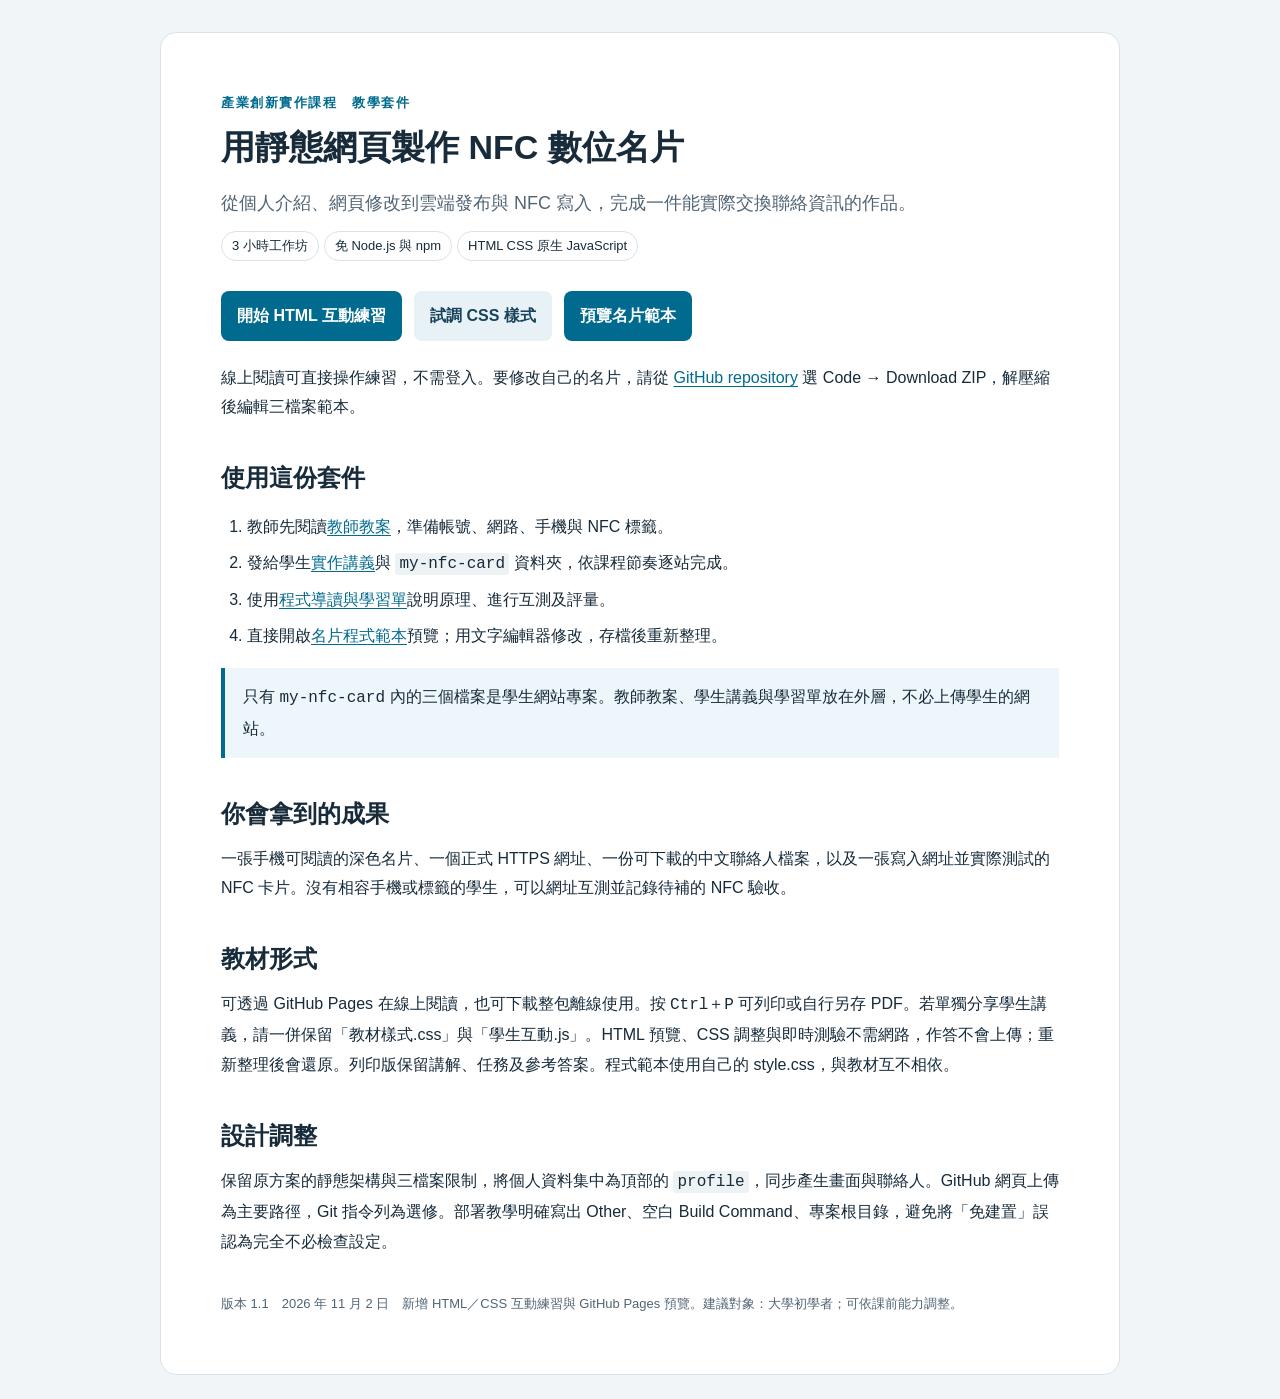
<file: index.html>
<!doctype html>
<html lang="zh-TW"><head><meta charset="utf-8"><meta name="viewport" content="width=device-width,initial-scale=1"><meta http-equiv="refresh" content="0; url=開始閱讀.html"><title>NFC 數位名片教材入口</title></head><body><p>前往 <a href="開始閱讀.html">NFC 數位名片教學套件</a>。</p></body></html>
</file>
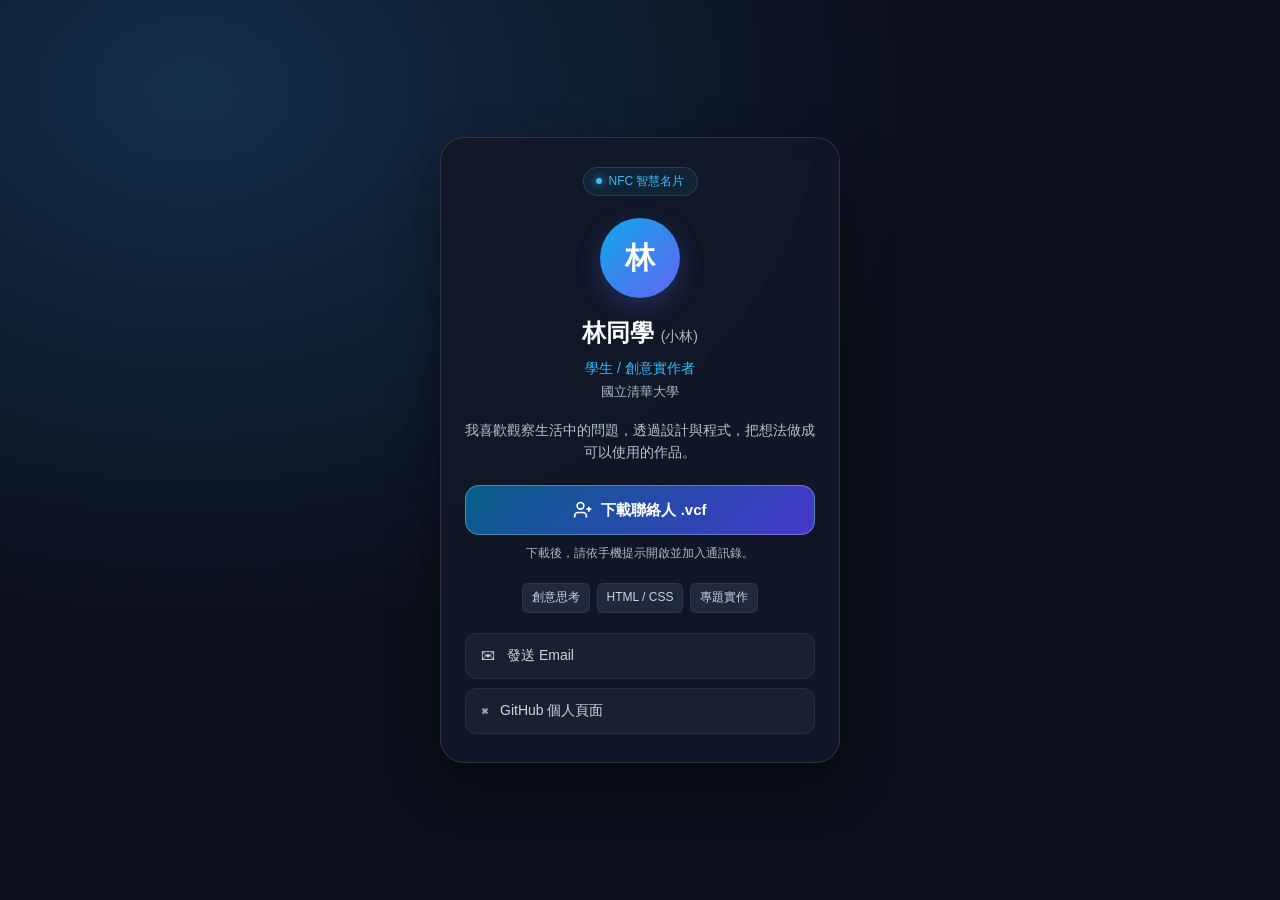
<file: my-nfc-card/index.html>
<!DOCTYPE html>
<html lang="zh-TW">
<head>
  <meta charset="UTF-8">
  <meta name="viewport" content="width=device-width, initial-scale=1">
  <meta name="theme-color" content="#0b0f19">
  <title>我的 NFC 數位名片</title>
  <link rel="stylesheet" href="style.css">
  <script>
    // ===== 學生編輯區：只修改冒號後的值，保留引號、逗號與括號 =====
    const profile = {
      familyName: "林",                 // 姓
      givenName: "同學",                // 名；畫面自動顯示「姓＋名」
      nickname: "小林",                 // 不需要暱稱可改為 ""
      avatar: "林",                     // 頭像內的一個字或縮寫
      title: "學生 / 創意實作者",
      org: "國立清華大學",
      bio: "我喜歡觀察生活中的問題，透過設計與程式，把想法做成可以使用的作品。",
      phone: "",                        // 選填，例如 +886912345678；空白會隱藏電話
      email: "student@example.com",     // 範例信箱，請替換成願意公開的聯絡信箱
      github: "https://github.com/",     // 改成自己的 GitHub 網址；空白會隱藏
      skills: ["創意思考", "HTML / CSS", "專題實作"],
      website: ""                       // 部署後填正式 HTTPS 網址；本機測試先留空
    };
    // ===== 學生編輯區結束；下方程式供課堂導讀 =====
  </script>
</head>
<body>
  <main class="card" aria-labelledby="displayName">
    <div class="card-badge"><span class="pulse-dot" aria-hidden="true"></span>NFC 智慧名片</div>
    <div class="avatar" id="avatarText" aria-hidden="true"></div>
    <h1><span id="displayName"></span> <span class="nickname" id="nickname"></span></h1>
    <p class="title" id="jobTitle"></p>
    <p class="org" id="organization"></p>
    <p class="bio" id="biography"></p>
    <button type="button" class="btn-vcard" id="saveContact">
      <svg width="20" height="20" viewBox="0 0 24 24" fill="none" stroke="currentColor" stroke-width="2" aria-hidden="true">
        <path d="M16 21v-2a4 4 0 0 0-4-4H6a4 4 0 0 0-4 4v2"></path>
        <circle cx="9" cy="7" r="4"></circle><path d="M19 8v6m-3-3h6"></path>
      </svg>
      下載聯絡人 .vcf
    </button>
    <p class="hint">下載後，請依手機提示開啟並加入通訊錄。</p>
    <ul class="skills" id="skills" aria-label="技能"></ul>
    <nav class="links" aria-label="聯絡方式">
      <a class="link-item" id="phoneLink"><span aria-hidden="true">↗</span> 撥打電話</a>
      <a class="link-item" id="emailLink"><span aria-hidden="true">✉</span> 發送 Email</a>
      <a class="link-item" id="githubLink" target="_blank" rel="noopener noreferrer"><span aria-hidden="true">⌘</span> GitHub 個人頁面</a>
    </nav>
    <p class="status" id="status" role="status" aria-live="polite"></p>
    <noscript>請啟用 JavaScript，以顯示個人資料與下載聯絡人。</noscript>
  </main>
  <script>
    const fullName = profile.familyName + profile.givenName;
    const byId = (id) => document.getElementById(id);
    document.title = fullName + "｜NFC 數位名片";
    byId("displayName").textContent = fullName;
    byId("nickname").textContent = profile.nickname ? `(${profile.nickname})` : "";
    byId("avatarText").textContent = profile.avatar;
    byId("jobTitle").textContent = profile.title;
    byId("organization").textContent = profile.org;
    byId("biography").textContent = profile.bio;
    profile.skills.forEach((skill) => {
      const tag = document.createElement("li");
      tag.className = "tag";
      tag.textContent = skill;
      byId("skills").appendChild(tag);
    });

    function httpsURL(value) {
      try {
        const url = new URL(value);
        return url.protocol === "https:" && !url.username && !url.password ? url.href : "";
      } catch { return ""; }
    }
    function setLink(id, href) {
      const link = byId(id);
      link.hidden = !href;
      if (href) link.href = href;
    }
    // 電話只使用數字與開頭的 +；Email 去除換行，避免破壞檔案欄位。
    const phone = profile.phone.trim();
    const email = profile.email.trim();
    const validPhone = /^\+?[0-9]{6,15}$/.test(phone) ? phone : "";
    const validEmail = /^[^\s@,;:]+@[^\s@,;:]+\.[^\s@,;:]+$/.test(email) ? email : "";
    setLink("phoneLink", validPhone ? "tel:" + validPhone : "");
    setLink("emailLink", validEmail ? "mailto:" + encodeURIComponent(validEmail) : "");
    setLink("githubLink", httpsURL(profile.github));
    const invalidFields = [];
    if (phone && !validPhone) invalidFields.push("電話");
    if (email && !validEmail) invalidFields.push("Email");
    if (profile.github && !httpsURL(profile.github)) invalidFields.push("GitHub 網址");
    if (profile.website && !httpsURL(profile.website)) invalidFields.push("正式網址");
    if (invalidFields.length) byId("status").textContent = "請檢查編輯區格式：" + invalidFields.join("、");

    // vCard 文字值：先處理反斜線，再處理換行、分號和逗號。
    function escapeVCard(value) {
      return String(value).replace(/\\/g, "\\\\").replace(/\r\n|\r|\n/g, "\\n")
        .replace(/;/g, "\\;").replace(/,/g, "\\,");
    }
    // 進階閱讀：以 UTF-8 位元組計算，每行最多 75 bytes，避免切斷中文字。
    function foldVCardLine(line) {
      const encoder = new TextEncoder();
      let result = "", segment = "", bytes = 0;
      for (const char of line) {
        const size = encoder.encode(char).length;
        if (bytes + size > 75) {
          result += segment + "\r\n";
          segment = " "; bytes = 1;
        }
        segment += char; bytes += size;
      }
      return result + segment;
    }
    function buildVCard() {
      const e = escapeVCard;
      const lines = [
        "BEGIN:VCARD", "VERSION:3.0",
        `N:${e(profile.familyName)};${e(profile.givenName)};;;`,
        `FN:${e(fullName)}`,
        `ORG:${e(profile.org)}`,
        `TITLE:${e(profile.title)}`
      ];
      if (profile.nickname) lines.push(`NICKNAME:${e(profile.nickname)}`);
      if (validPhone) lines.push(`TEL;TYPE=CELL:${validPhone}`);
      if (validEmail) lines.push(`EMAIL;TYPE=INTERNET:${validEmail}`);
      // 本機 file:// 路徑不寫入聯絡人；上線後使用設定的正式網址。
      const website = httpsURL(profile.website) ||
        (location.protocol === "https:" ? location.origin + location.pathname : "");
      if (website) lines.push(`URL:${website}`);
      lines.push("END:VCARD");
      return lines.map(foldVCardLine).join("\r\n") + "\r\n";
    }
    function downloadVCard() {
      const blob = new Blob([buildVCard()], { type: "text/vcard;charset=utf-8" });
      const objectURL = URL.createObjectURL(blob);
      const link = document.createElement("a");
      link.href = objectURL;
      link.download = fullName.replace(/[\\/:*?"<>|]/g, "_") + "_聯絡資訊.vcf";
      document.body.appendChild(link);
      link.click();
      link.remove();
      // 留時間讓瀏覽器讀取下載內容，再釋放暫存網址。
      setTimeout(() => URL.revokeObjectURL(objectURL), 30000);
      byId("status").textContent = "已發出下載要求；請開啟 .vcf 檔並確認匯入。若無反應，請使用 Safari 或 Chrome 開啟本頁。";
    }
    byId("saveContact").addEventListener("click", downloadVCard);
  </script>
</body>
</html>
</file>
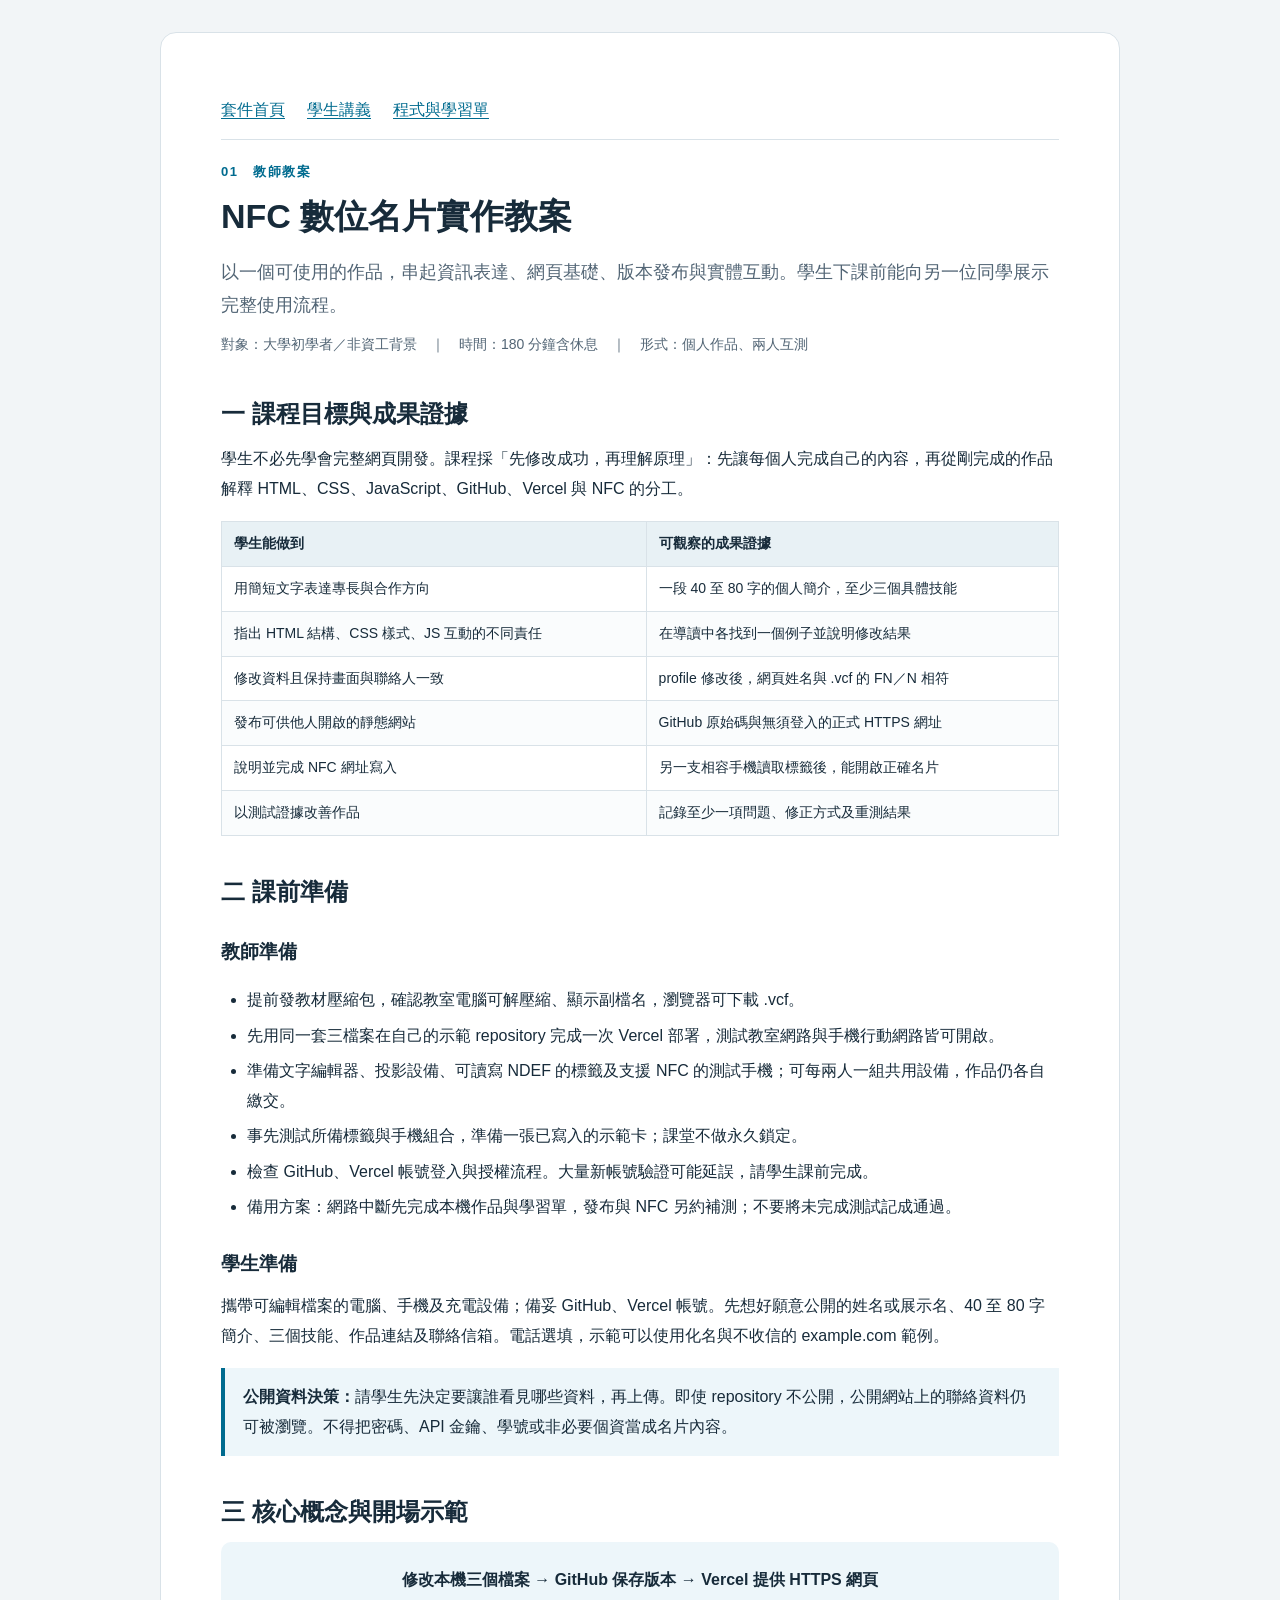
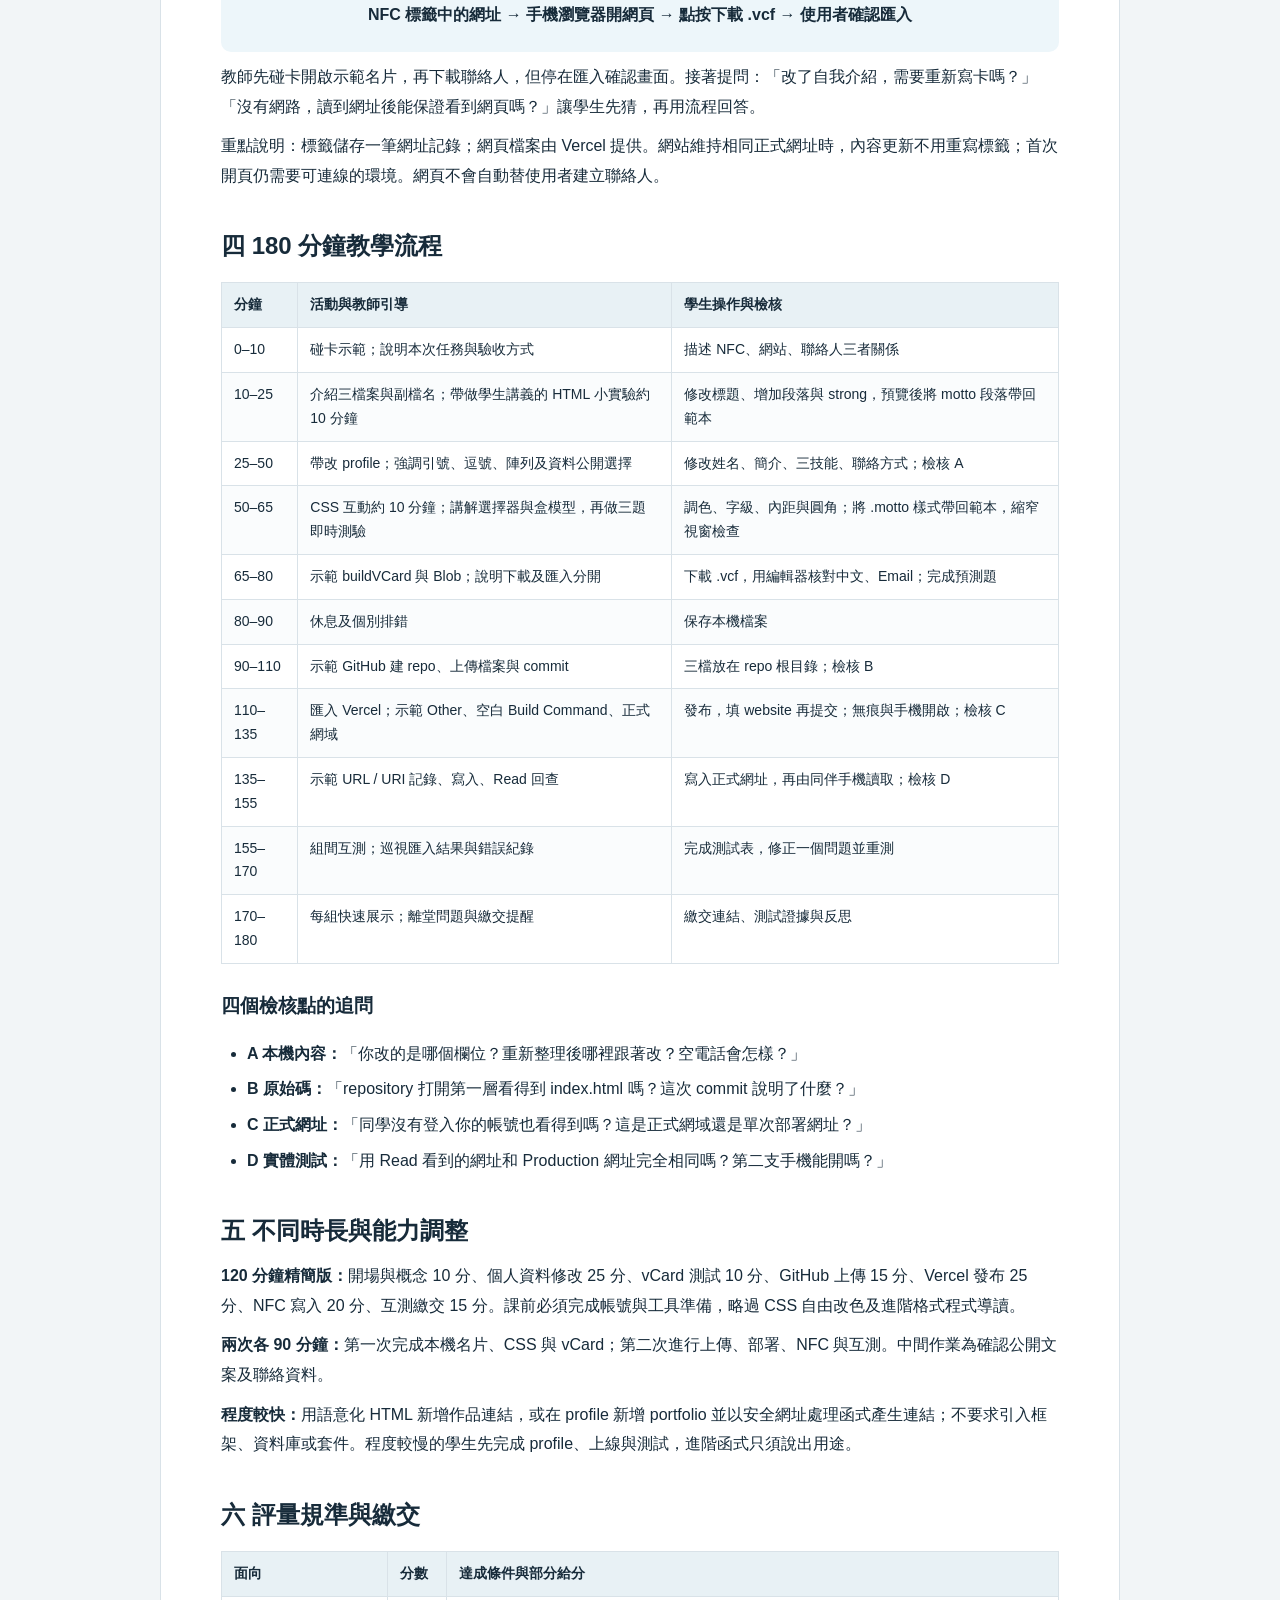
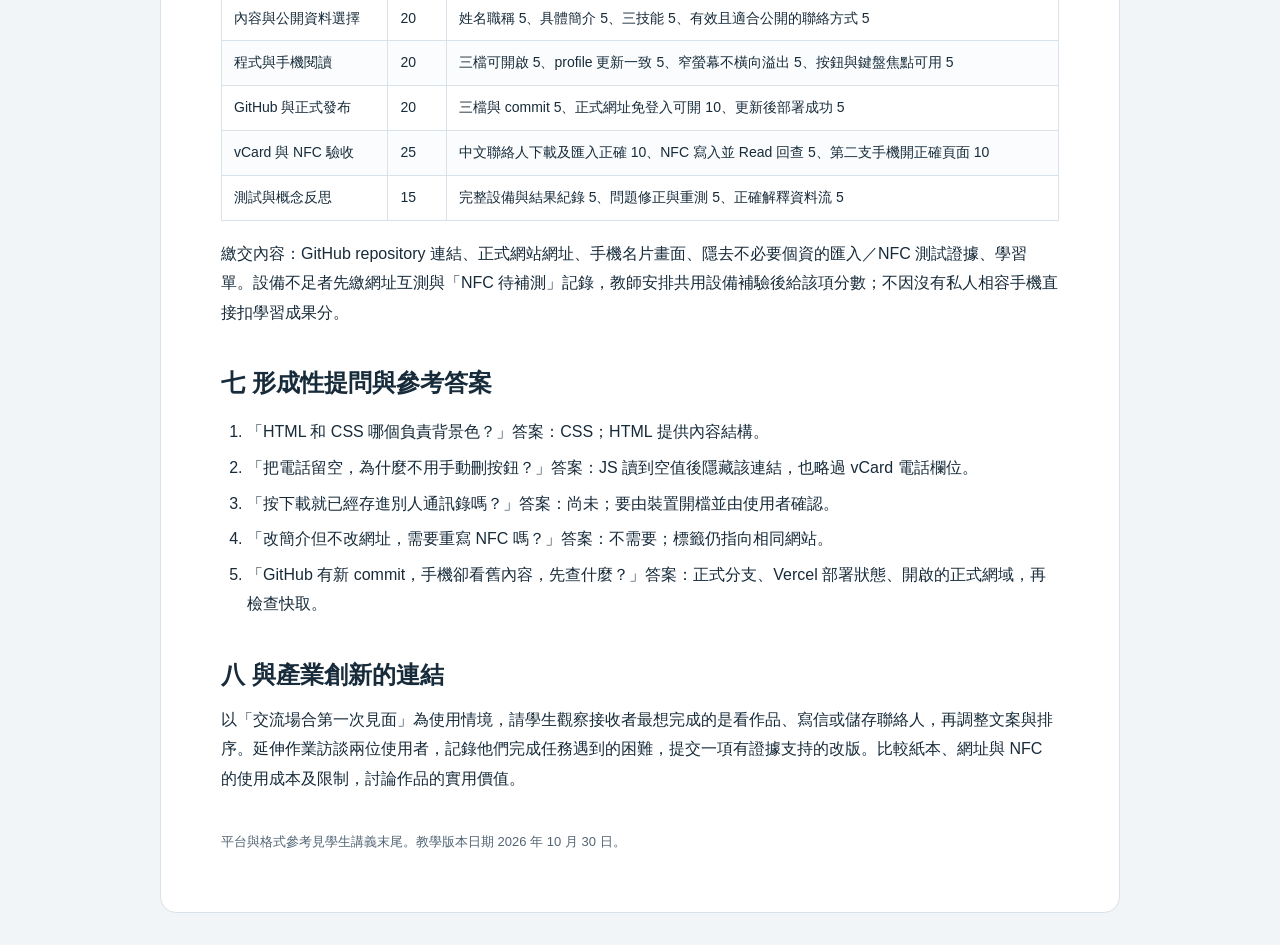
<file: 01教師教案.html>
<!doctype html><html lang="zh-TW"><head><meta charset="utf-8"><meta name="viewport" content="width=device-width,initial-scale=1"><title>NFC 數位名片教師教案</title><link rel="stylesheet" href="教材樣式.css"></head><body><main>
<nav><a href="開始閱讀.html">套件首頁</a><a href="02學生實作講義.html">學生講義</a><a href="03程式導讀與學習單.html">程式與學習單</a></nav>
<header><p class="eyebrow">01　教師教案</p><h1>NFC 數位名片實作教案</h1><p class="lead">以一個可使用的作品，串起資訊表達、網頁基礎、版本發布與實體互動。學生下課前能向另一位同學展示完整使用流程。</p><p class="meta">對象：大學初學者／非資工背景　｜　時間：180 分鐘含休息　｜　形式：個人作品、兩人互測</p></header>
<h2>一 課程目標與成果證據</h2><p>學生不必先學會完整網頁開發。課程採「先修改成功，再理解原理」：先讓每個人完成自己的內容，再從剛完成的作品解釋 HTML、CSS、JavaScript、GitHub、Vercel 與 NFC 的分工。</p>
<table><thead><tr><th>學生能做到</th><th>可觀察的成果證據</th></tr></thead><tbody><tr><td>用簡短文字表達專長與合作方向</td><td>一段 40 至 80 字的個人簡介，至少三個具體技能</td></tr><tr><td>指出 HTML 結構、CSS 樣式、JS 互動的不同責任</td><td>在導讀中各找到一個例子並說明修改結果</td></tr><tr><td>修改資料且保持畫面與聯絡人一致</td><td>profile 修改後，網頁姓名與 .vcf 的 FN／N 相符</td></tr><tr><td>發布可供他人開啟的靜態網站</td><td>GitHub 原始碼與無須登入的正式 HTTPS 網址</td></tr><tr><td>說明並完成 NFC 網址寫入</td><td>另一支相容手機讀取標籤後，能開啟正確名片</td></tr><tr><td>以測試證據改善作品</td><td>記錄至少一項問題、修正方式及重測結果</td></tr></tbody></table>
<h2>二 課前準備</h2><h3>教師準備</h3><ul><li>提前發教材壓縮包，確認教室電腦可解壓縮、顯示副檔名，瀏覽器可下載 .vcf。</li><li>先用同一套三檔案在自己的示範 repository 完成一次 Vercel 部署，測試教室網路與手機行動網路皆可開啟。</li><li>準備文字編輯器、投影設備、可讀寫 NDEF 的標籤及支援 NFC 的測試手機；可每兩人一組共用設備，作品仍各自繳交。</li><li>事先測試所備標籤與手機組合，準備一張已寫入的示範卡；課堂不做永久鎖定。</li><li>檢查 GitHub、Vercel 帳號登入與授權流程。大量新帳號驗證可能延誤，請學生課前完成。</li><li>備用方案：網路中斷先完成本機作品與學習單，發布與 NFC 另約補測；不要將未完成測試記成通過。</li></ul>
<h3>學生準備</h3><p>攜帶可編輯檔案的電腦、手機及充電設備；備妥 GitHub、Vercel 帳號。先想好願意公開的姓名或展示名、40 至 80 字簡介、三個技能、作品連結及聯絡信箱。電話選填，示範可以使用化名與不收信的 example.com 範例。</p>
<div class="note"><strong>公開資料決策：</strong>請學生先決定要讓誰看見哪些資料，再上傳。即使 repository 不公開，公開網站上的聯絡資料仍可被瀏覽。不得把密碼、API 金鑰、學號或非必要個資當成名片內容。</div>
<h2>三 核心概念與開場示範</h2><div class="flow">修改本機三個檔案 → GitHub 保存版本 → Vercel 提供 HTTPS 網頁<br>NFC 標籤中的網址 → 手機瀏覽器開網頁 → 點按下載 .vcf → 使用者確認匯入</div>
<p>教師先碰卡開啟示範名片，再下載聯絡人，但停在匯入確認畫面。接著提問：「改了自我介紹，需要重新寫卡嗎？」「沒有網路，讀到網址後能保證看到網頁嗎？」讓學生先猜，再用流程回答。</p><p>重點說明：標籤儲存一筆網址記錄；網頁檔案由 Vercel 提供。網站維持相同正式網址時，內容更新不用重寫標籤；首次開頁仍需要可連線的環境。網頁不會自動替使用者建立聯絡人。</p>
<h2>四 180 分鐘教學流程</h2><table><thead><tr><th>分鐘</th><th>活動與教師引導</th><th>學生操作與檢核</th></tr></thead><tbody>
<tr><td>0–10</td><td>碰卡示範；說明本次任務與驗收方式</td><td>描述 NFC、網站、聯絡人三者關係</td></tr>
<tr><td>10–25</td><td>介紹三檔案與副檔名；帶做學生講義的 HTML 小實驗約 10 分鐘</td><td>修改標題、增加段落與 strong，預覽後將 motto 段落帶回範本</td></tr>
<tr><td>25–50</td><td>帶改 profile；強調引號、逗號、陣列及資料公開選擇</td><td>修改姓名、簡介、三技能、聯絡方式；檢核 A</td></tr>
<tr><td>50–65</td><td>CSS 互動約 10 分鐘；講解選擇器與盒模型，再做三題即時測驗</td><td>調色、字級、內距與圓角；將 .motto 樣式帶回範本，縮窄視窗檢查</td></tr>
<tr><td>65–80</td><td>示範 buildVCard 與 Blob；說明下載及匯入分開</td><td>下載 .vcf，用編輯器核對中文、Email；完成預測題</td></tr>
<tr><td>80–90</td><td>休息及個別排錯</td><td>保存本機檔案</td></tr>
<tr><td>90–110</td><td>示範 GitHub 建 repo、上傳檔案與 commit</td><td>三檔放在 repo 根目錄；檢核 B</td></tr>
<tr><td>110–135</td><td>匯入 Vercel；示範 Other、空白 Build Command、正式網域</td><td>發布，填 website 再提交；無痕與手機開啟；檢核 C</td></tr>
<tr><td>135–155</td><td>示範 URL / URI 記錄、寫入、Read 回查</td><td>寫入正式網址，再由同伴手機讀取；檢核 D</td></tr>
<tr><td>155–170</td><td>組間互測；巡視匯入結果與錯誤紀錄</td><td>完成測試表，修正一個問題並重測</td></tr>
<tr><td>170–180</td><td>每組快速展示；離堂問題與繳交提醒</td><td>繳交連結、測試證據與反思</td></tr>
</tbody></table>
<h3>四個檢核點的追問</h3><ul><li><strong>A 本機內容：</strong>「你改的是哪個欄位？重新整理後哪裡跟著改？空電話會怎樣？」</li><li><strong>B 原始碼：</strong>「repository 打開第一層看得到 index.html 嗎？這次 commit 說明了什麼？」</li><li><strong>C 正式網址：</strong>「同學沒有登入你的帳號也看得到嗎？這是正式網域還是單次部署網址？」</li><li><strong>D 實體測試：</strong>「用 Read 看到的網址和 Production 網址完全相同嗎？第二支手機能開嗎？」</li></ul>
<h2>五 不同時長與能力調整</h2><p><strong>120 分鐘精簡版：</strong>開場與概念 10 分、個人資料修改 25 分、vCard 測試 10 分、GitHub 上傳 15 分、Vercel 發布 25 分、NFC 寫入 20 分、互測繳交 15 分。課前必須完成帳號與工具準備，略過 CSS 自由改色及進階格式程式導讀。</p><p><strong>兩次各 90 分鐘：</strong>第一次完成本機名片、CSS 與 vCard；第二次進行上傳、部署、NFC 與互測。中間作業為確認公開文案及聯絡資料。</p><p><strong>程度較快：</strong>用語意化 HTML 新增作品連結，或在 profile 新增 portfolio 並以安全網址處理函式產生連結；不要求引入框架、資料庫或套件。程度較慢的學生先完成 profile、上線與測試，進階函式只須說出用途。</p>
<h2>六 評量規準與繳交</h2><table><thead><tr><th>面向</th><th>分數</th><th>達成條件與部分給分</th></tr></thead><tbody><tr><td>內容與公開資料選擇</td><td>20</td><td>姓名職稱 5、具體簡介 5、三技能 5、有效且適合公開的聯絡方式 5</td></tr><tr><td>程式與手機閱讀</td><td>20</td><td>三檔可開啟 5、profile 更新一致 5、窄螢幕不橫向溢出 5、按鈕與鍵盤焦點可用 5</td></tr><tr><td>GitHub 與正式發布</td><td>20</td><td>三檔與 commit 5、正式網址免登入可開 10、更新後部署成功 5</td></tr><tr><td>vCard 與 NFC 驗收</td><td>25</td><td>中文聯絡人下載及匯入正確 10、NFC 寫入並 Read 回查 5、第二支手機開正確頁面 10</td></tr><tr><td>測試與概念反思</td><td>15</td><td>完整設備與結果紀錄 5、問題修正與重測 5、正確解釋資料流 5</td></tr></tbody></table>
<p>繳交內容：GitHub repository 連結、正式網站網址、手機名片畫面、隱去不必要個資的匯入／NFC 測試證據、學習單。設備不足者先繳網址互測與「NFC 待補測」記錄，教師安排共用設備補驗後給該項分數；不因沒有私人相容手機直接扣學習成果分。</p>
<h2>七 形成性提問與參考答案</h2><ol><li>「HTML 和 CSS 哪個負責背景色？」答案：CSS；HTML 提供內容結構。</li><li>「把電話留空，為什麼不用手動刪按鈕？」答案：JS 讀到空值後隱藏該連結，也略過 vCard 電話欄位。</li><li>「按下載就已經存進別人通訊錄嗎？」答案：尚未；要由裝置開檔並由使用者確認。</li><li>「改簡介但不改網址，需要重寫 NFC 嗎？」答案：不需要；標籤仍指向相同網站。</li><li>「GitHub 有新 commit，手機卻看舊內容，先查什麼？」答案：正式分支、Vercel 部署狀態、開啟的正式網域，再檢查快取。</li></ol>
<h2>八 與產業創新的連結</h2><p>以「交流場合第一次見面」為使用情境，請學生觀察接收者最想完成的是看作品、寫信或儲存聯絡人，再調整文案與排序。延伸作業訪談兩位使用者，記錄他們完成任務遇到的困難，提交一項有證據支持的改版。比較紙本、網址與 NFC 的使用成本及限制，討論作品的實用價值。</p>
<p class="footer">平台與格式參考見學生講義末尾。教學版本日期 2026 年 10 月 30 日。</p>
</main></body></html>
</file>
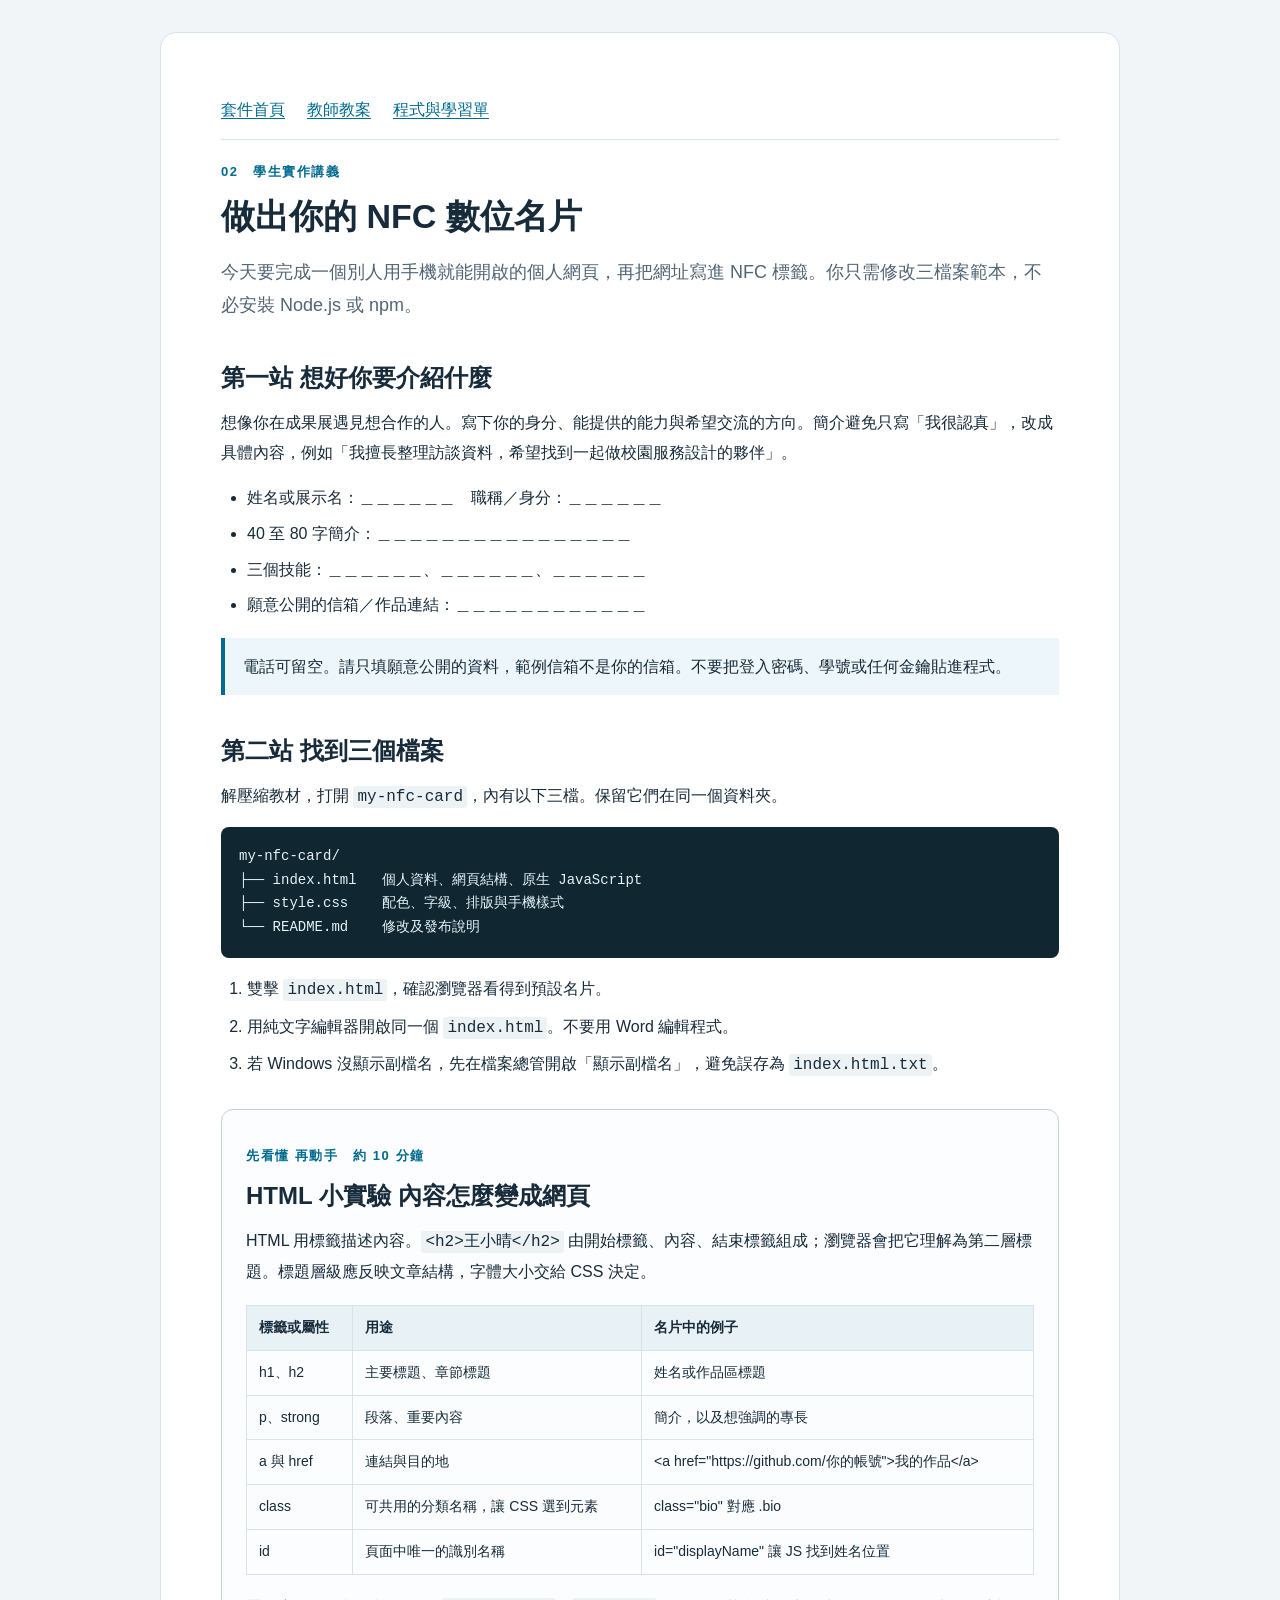
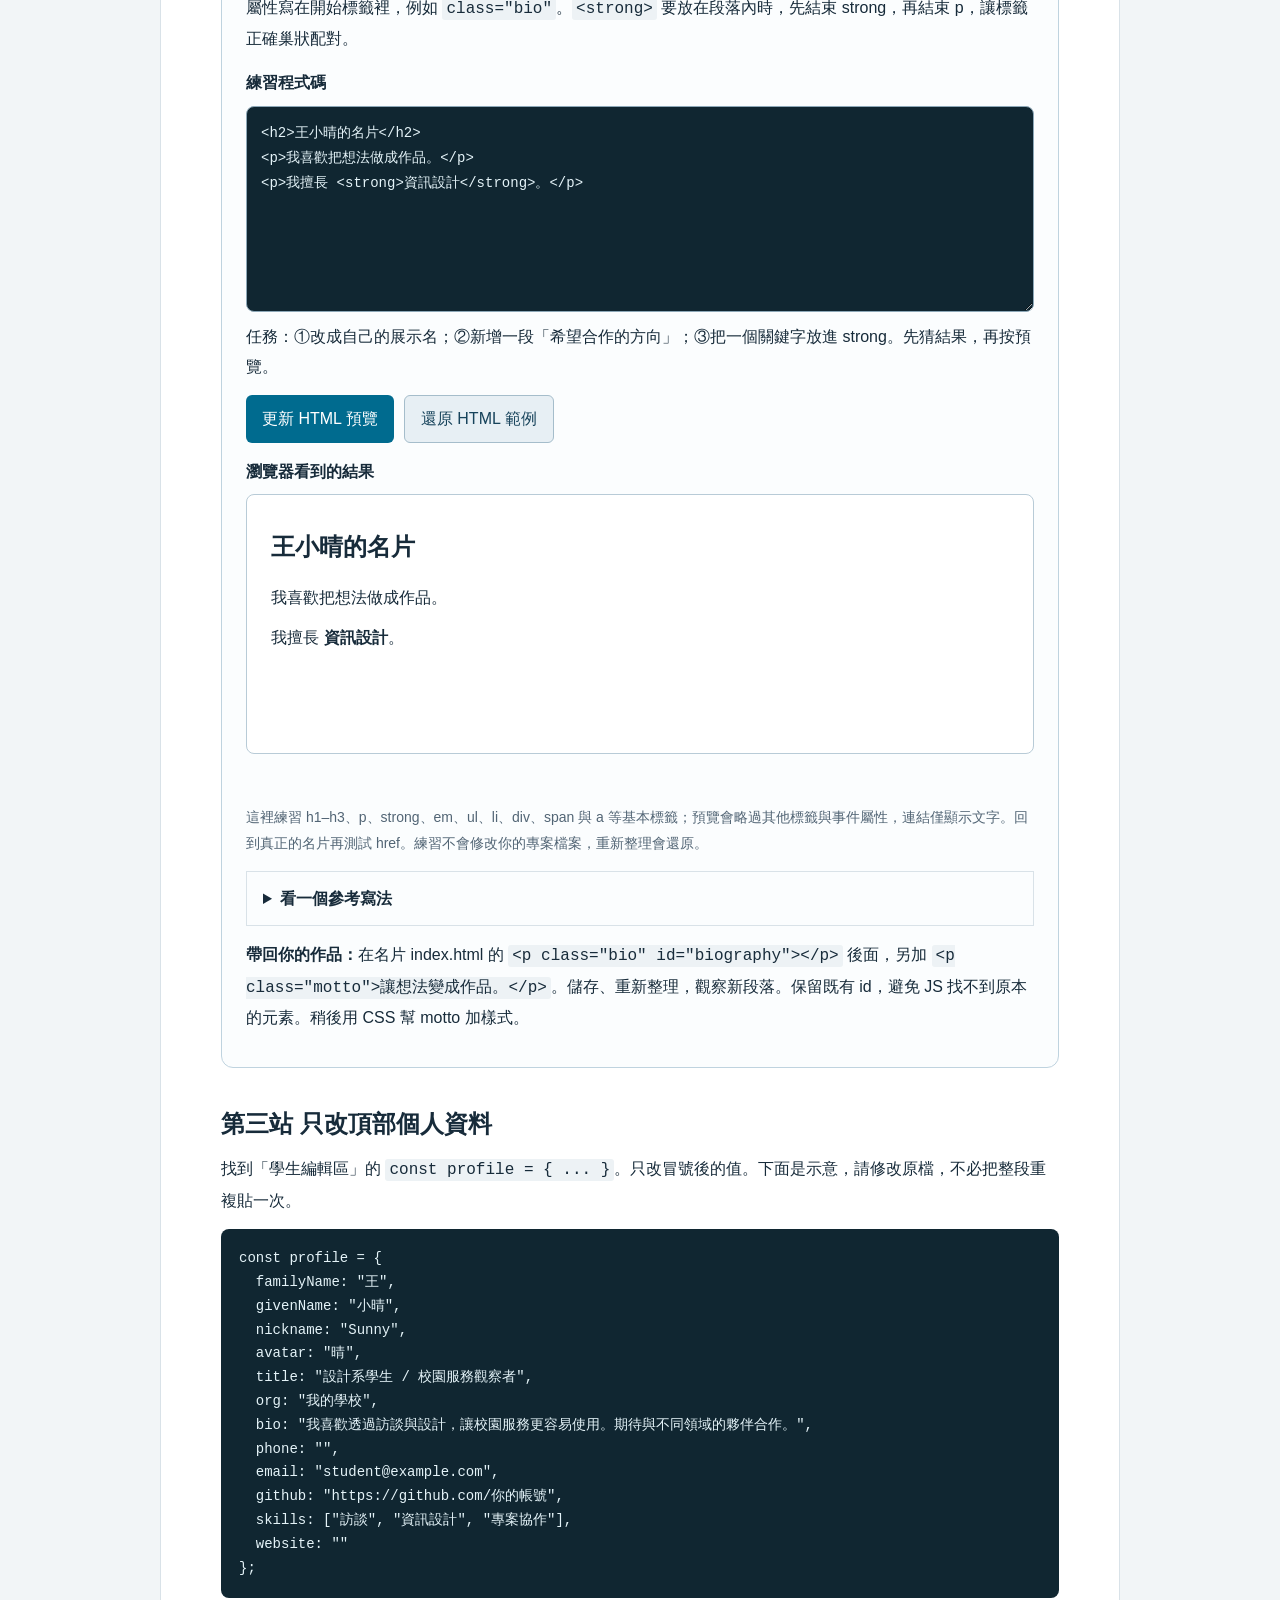
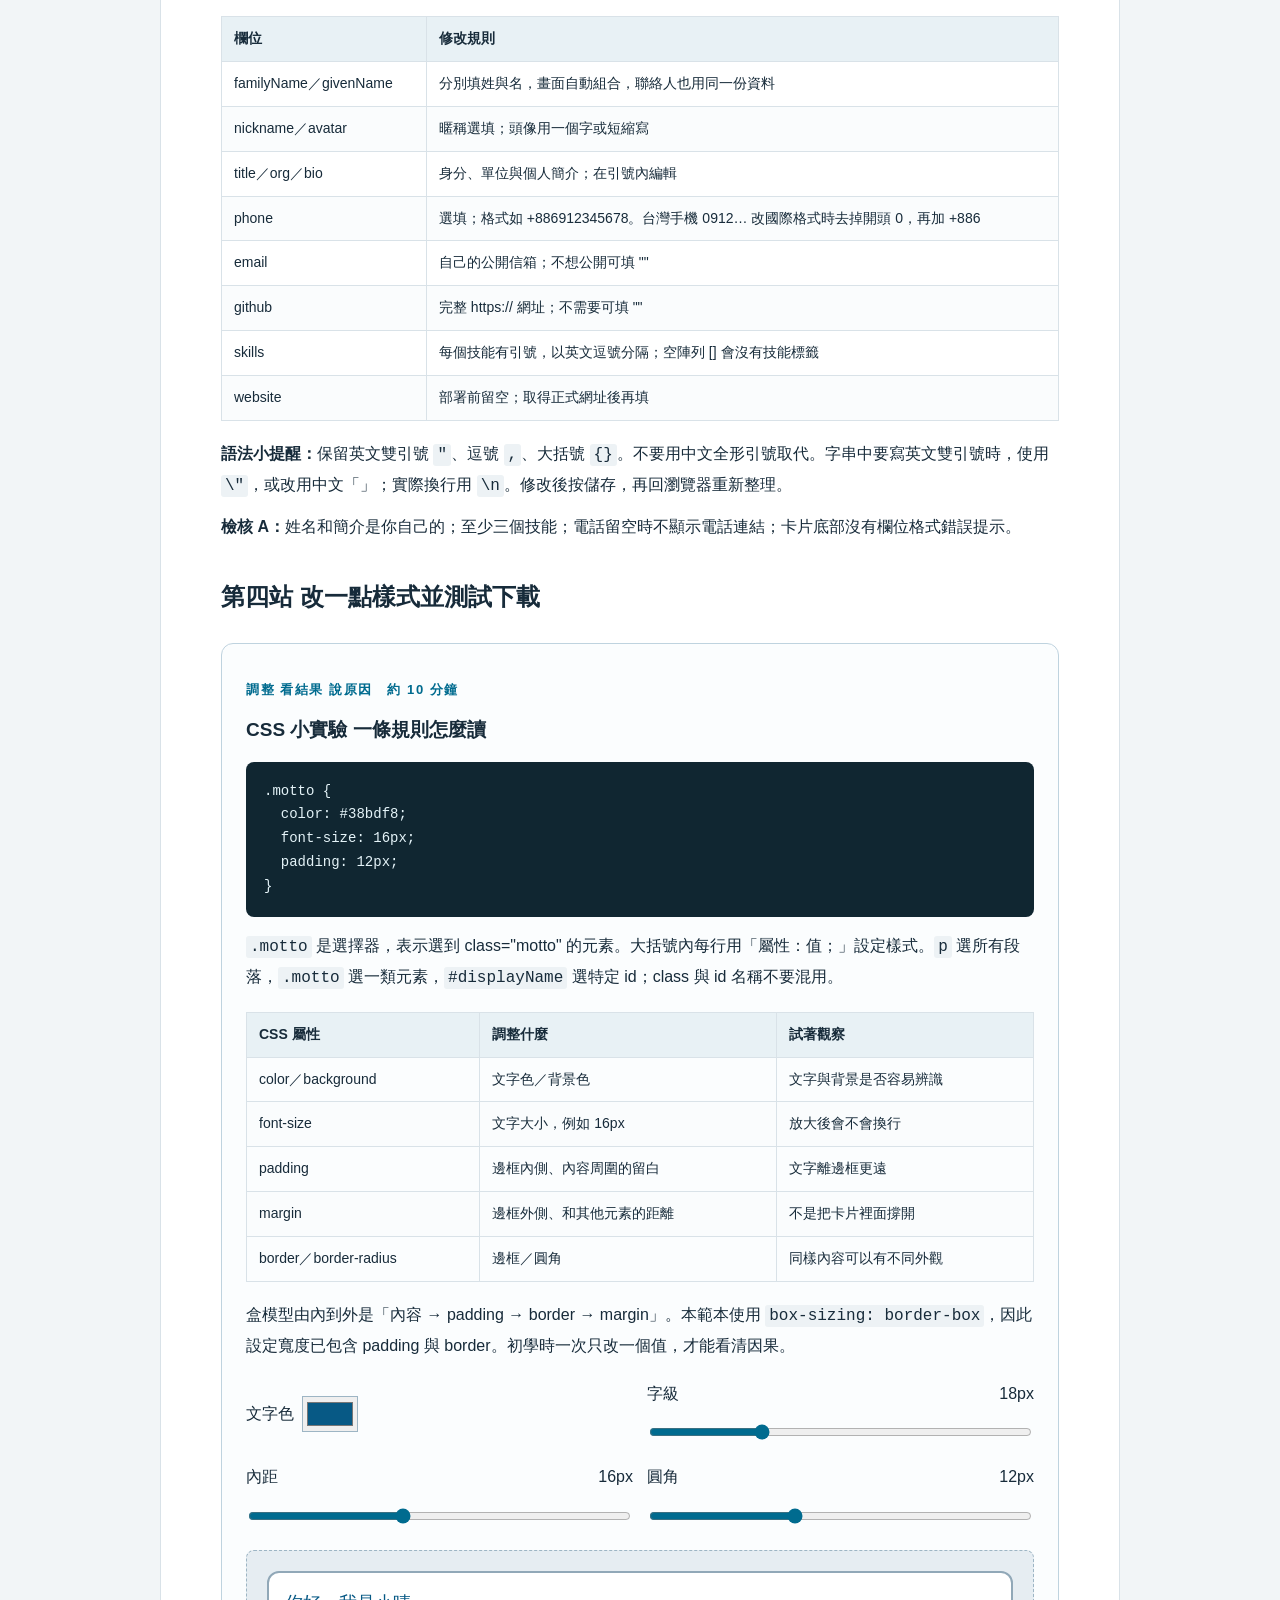
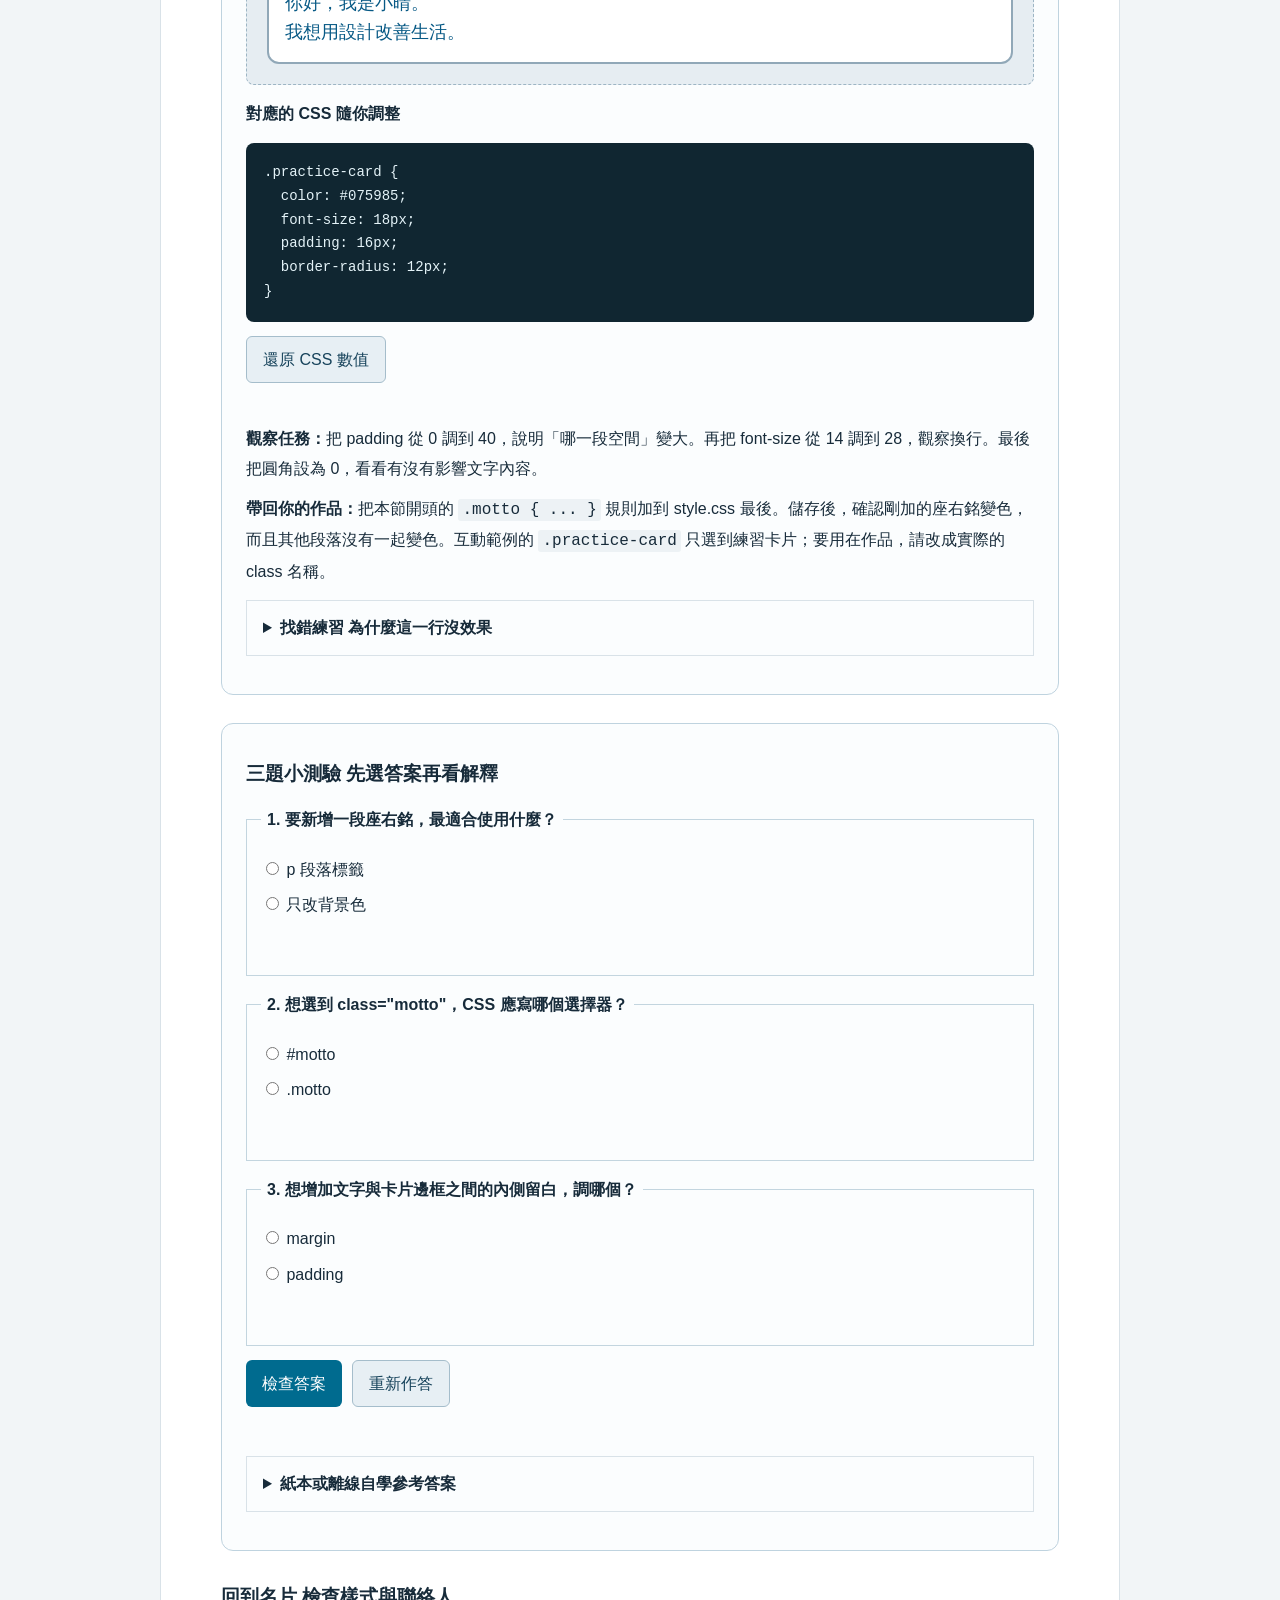
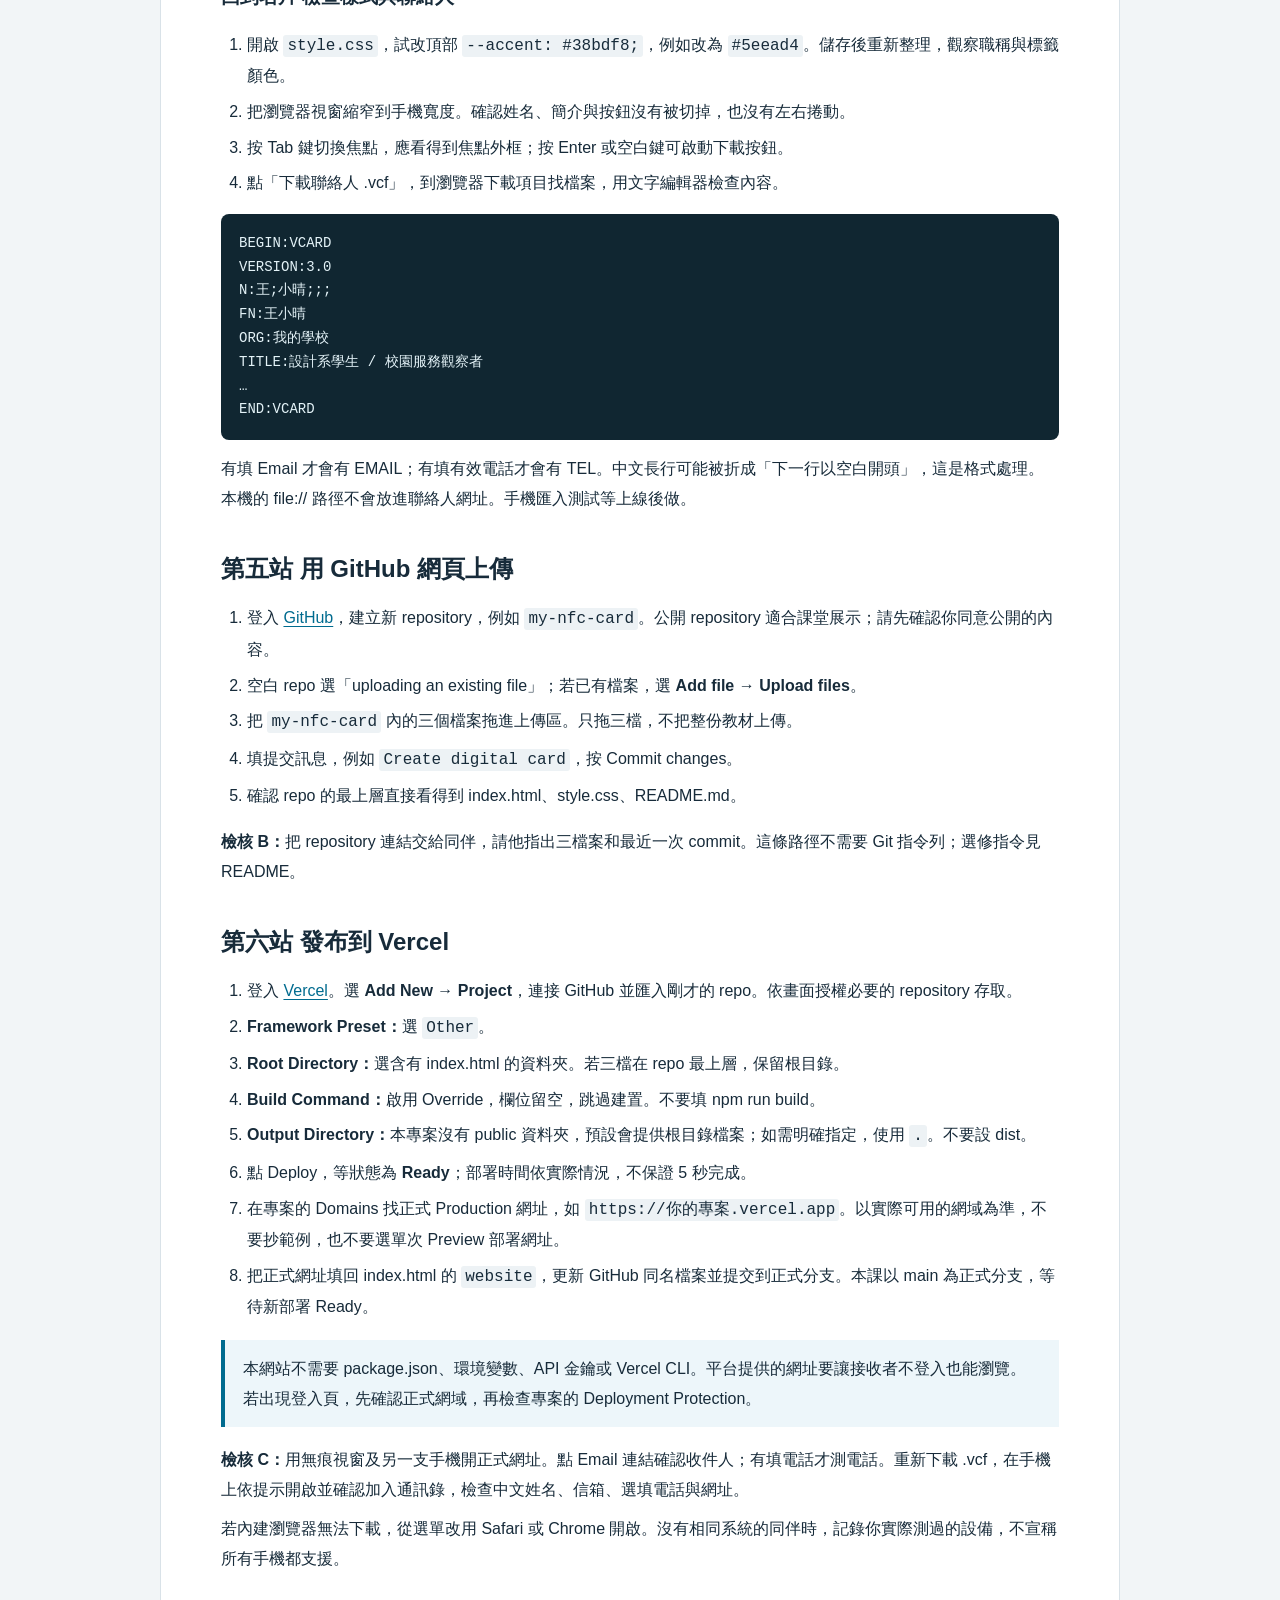
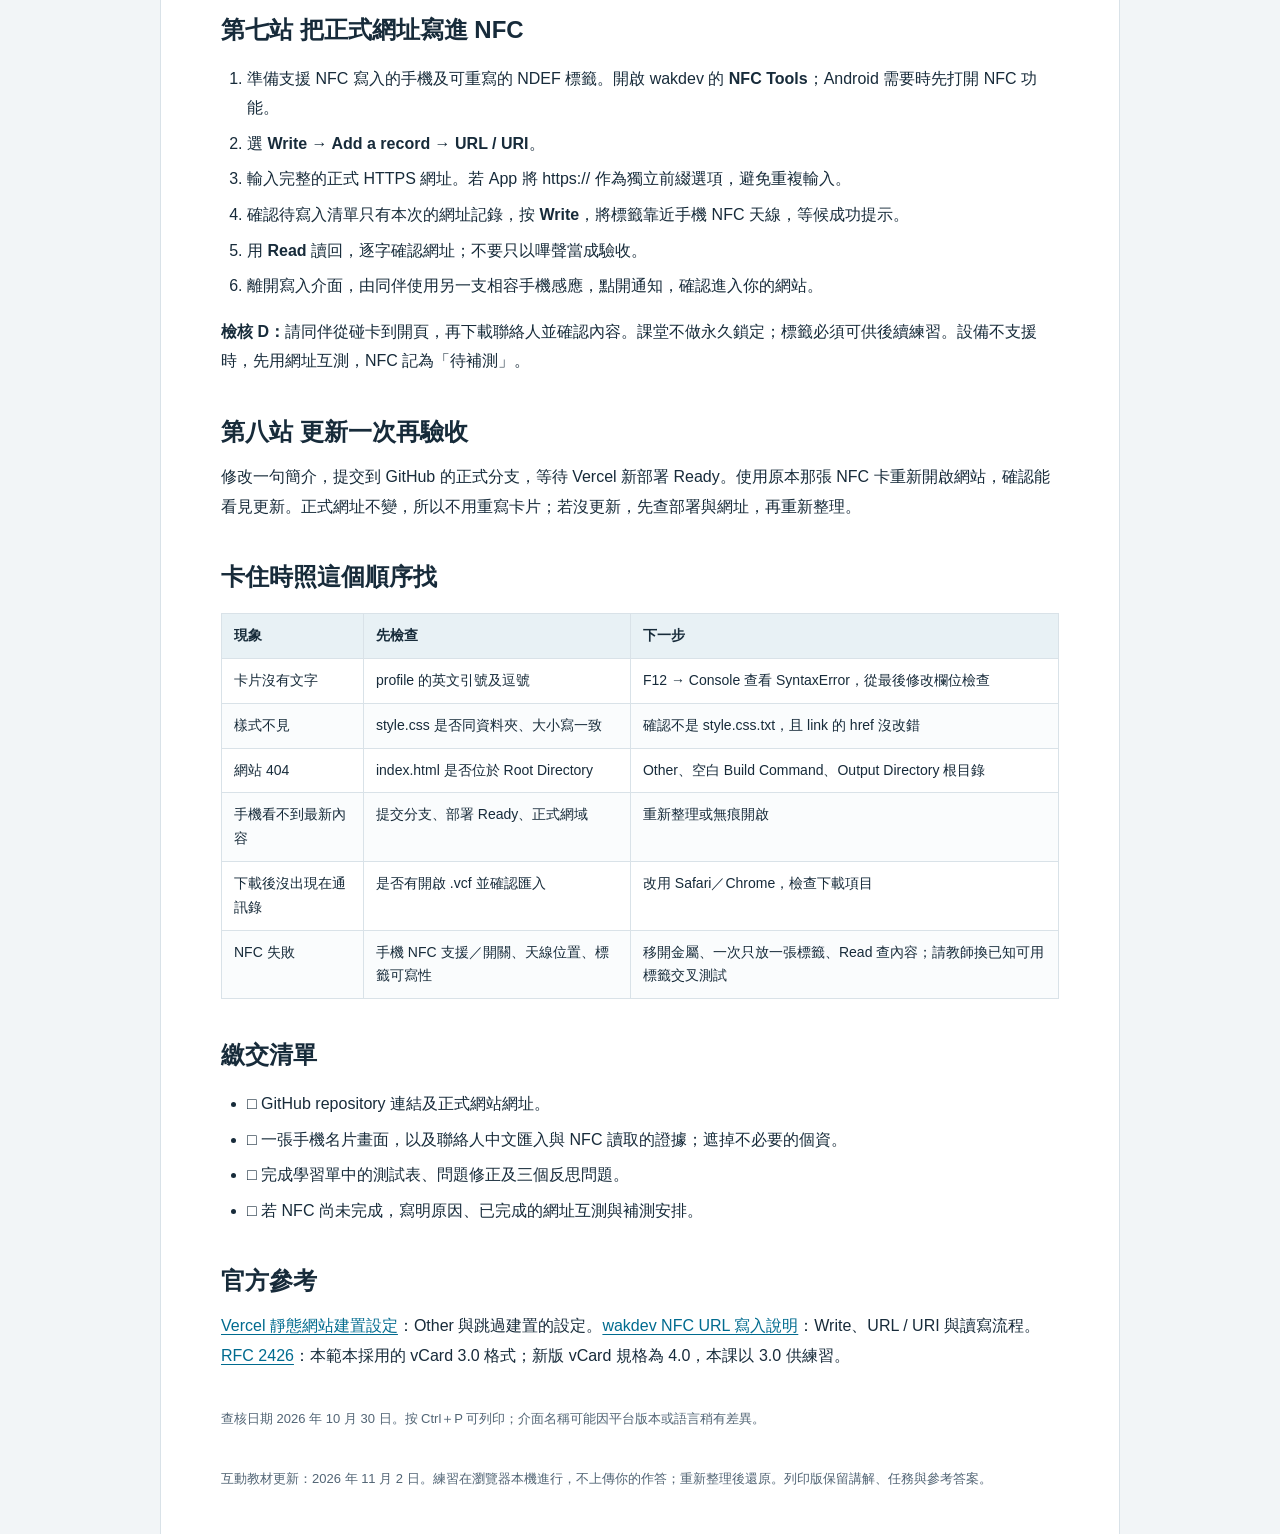
<file: 02學生實作講義.html>
<!doctype html><html lang="zh-TW"><head><meta charset="utf-8"><meta name="viewport" content="width=device-width,initial-scale=1"><title>NFC 數位名片學生實作講義</title><link rel="stylesheet" href="教材樣式.css"><script src="學生互動.js" defer></script></head><body><main>
<nav><a href="開始閱讀.html">套件首頁</a><a href="01教師教案.html">教師教案</a><a href="03程式導讀與學習單.html">程式與學習單</a></nav>
<header><p class="eyebrow">02　學生實作講義</p><h1>做出你的 NFC 數位名片</h1><p class="lead">今天要完成一個別人用手機就能開啟的個人網頁，再把網址寫進 NFC 標籤。你只需修改三檔案範本，不必安裝 Node.js 或 npm。</p></header>
<h2>第一站 想好你要介紹什麼</h2><p>想像你在成果展遇見想合作的人。寫下你的身分、能提供的能力與希望交流的方向。簡介避免只寫「我很認真」，改成具體內容，例如「我擅長整理訪談資料，希望找到一起做校園服務設計的夥伴」。</p><ul><li>姓名或展示名：＿＿＿＿＿＿　職稱／身分：＿＿＿＿＿＿</li><li>40 至 80 字簡介：＿＿＿＿＿＿＿＿＿＿＿＿＿＿＿＿</li><li>三個技能：＿＿＿＿＿＿、＿＿＿＿＿＿、＿＿＿＿＿＿</li><li>願意公開的信箱／作品連結：＿＿＿＿＿＿＿＿＿＿＿＿</li></ul><div class="note">電話可留空。請只填願意公開的資料，範例信箱不是你的信箱。不要把登入密碼、學號或任何金鑰貼進程式。</div>
<h2>第二站 找到三個檔案</h2><p>解壓縮教材，打開 <code>my-nfc-card</code>，內有以下三檔。保留它們在同一個資料夾。</p><pre>my-nfc-card/
├── index.html   個人資料、網頁結構、原生 JavaScript
├── style.css    配色、字級、排版與手機樣式
└── README.md    修改及發布說明</pre><ol><li>雙擊 <code>index.html</code>，確認瀏覽器看得到預設名片。</li><li>用純文字編輯器開啟同一個 <code>index.html</code>。不要用 Word 編輯程式。</li><li>若 Windows 沒顯示副檔名，先在檔案總管開啟「顯示副檔名」，避免誤存為 <code>index.html.txt</code>。</li></ol>
<section id="html-lab" class="lesson-lab" aria-labelledby="html-heading">
<p class="eyebrow">先看懂 再動手　約 10 分鐘</p><h2 id="html-heading">HTML 小實驗 內容怎麼變成網頁</h2>
<p>HTML 用標籤描述內容。<code>&lt;h2&gt;王小晴&lt;/h2&gt;</code> 由開始標籤、內容、結束標籤組成；瀏覽器會把它理解為第二層標題。標題層級應反映文章結構，字體大小交給 CSS 決定。</p>
<table><thead><tr><th>標籤或屬性</th><th>用途</th><th>名片中的例子</th></tr></thead><tbody><tr><td>h1、h2</td><td>主要標題、章節標題</td><td>姓名或作品區標題</td></tr><tr><td>p、strong</td><td>段落、重要內容</td><td>簡介，以及想強調的專長</td></tr><tr><td>a 與 href</td><td>連結與目的地</td><td>&lt;a href="https://github.com/你的帳號"&gt;我的作品&lt;/a&gt;</td></tr><tr><td>class</td><td>可共用的分類名稱，讓 CSS 選到元素</td><td>class="bio" 對應 .bio</td></tr><tr><td>id</td><td>頁面中唯一的識別名稱</td><td>id="displayName" 讓 JS 找到姓名位置</td></tr></tbody></table>
<p>屬性寫在開始標籤裡，例如 <code>class="bio"</code>。<code>&lt;strong&gt;</code> 要放在段落內時，先結束 strong，再結束 p，讓標籤正確巢狀配對。</p>
<div class="lab-interactive" hidden>
<label for="htmlEditor" class="lab-label">練習程式碼</label><textarea id="htmlEditor" class="code-editor" rows="7" spellcheck="false" autocapitalize="off" aria-describedby="html-task">&lt;h2&gt;王小晴的名片&lt;/h2&gt;
&lt;p&gt;我喜歡把想法做成作品。&lt;/p&gt;
&lt;p&gt;我擅長 &lt;strong&gt;資訊設計&lt;/strong&gt;。&lt;/p&gt;</textarea>
<p id="html-task">任務：①改成自己的展示名；②新增一段「希望合作的方向」；③把一個關鍵字放進 strong。先猜結果，再按預覽。</p>
<div class="lab-actions"><button type="button" id="runHtml">更新 HTML 預覽</button><button type="button" id="resetHtml" class="secondary-button">還原 HTML 範例</button></div>
<p class="lab-label">瀏覽器看到的結果</p><iframe id="htmlPreview" title="HTML 練習預覽" sandbox="" referrerpolicy="no-referrer"></iframe>
<p id="htmlFeedback" class="lab-feedback" role="status" aria-live="polite"></p>
<p class="meta">這裡練習 h1–h3、p、strong、em、ul、li、div、span 與 a 等基本標籤；預覽會略過其他標籤與事件屬性，連結僅顯示文字。回到真正的名片再測試 href。練習不會修改你的專案檔案，重新整理會還原。</p>
</div>
<noscript><p class="note">啟用 JavaScript 可直接編輯與預覽；也可以在本機 index.html 的副本中練習以下任務。</p></noscript>
<details><summary>看一個參考寫法</summary><pre><code>&lt;h2&gt;王小晴的名片&lt;/h2&gt;
&lt;p&gt;我喜歡把想法做成作品。&lt;/p&gt;
&lt;p&gt;我擅長 &lt;strong&gt;資訊設計&lt;/strong&gt;。&lt;/p&gt;
&lt;p&gt;希望找到一起改善校園服務的夥伴。&lt;/p&gt;</code></pre></details>
<p><strong>帶回你的作品：</strong>在名片 index.html 的 <code>&lt;p class="bio" id="biography"&gt;&lt;/p&gt;</code> 後面，另加 <code>&lt;p class="motto"&gt;讓想法變成作品。&lt;/p&gt;</code>。儲存、重新整理，觀察新段落。保留既有 id，避免 JS 找不到原本的元素。稍後用 CSS 幫 motto 加樣式。</p>
</section>
<h2>第三站 只改頂部個人資料</h2><p>找到「學生編輯區」的 <code>const profile = { ... }</code>。只改冒號後的值。下面是示意，請修改原檔，不必把整段重複貼一次。</p><pre><code>const profile = {
  familyName: "王",
  givenName: "小晴",
  nickname: "Sunny",
  avatar: "晴",
  title: "設計系學生 / 校園服務觀察者",
  org: "我的學校",
  bio: "我喜歡透過訪談與設計，讓校園服務更容易使用。期待與不同領域的夥伴合作。",
  phone: "",
  email: "student@example.com",
  github: "https://github.com/你的帳號",
  skills: ["訪談", "資訊設計", "專案協作"],
  website: ""
};</code></pre>
<table><thead><tr><th>欄位</th><th>修改規則</th></tr></thead><tbody><tr><td>familyName／givenName</td><td>分別填姓與名，畫面自動組合，聯絡人也用同一份資料</td></tr><tr><td>nickname／avatar</td><td>暱稱選填；頭像用一個字或短縮寫</td></tr><tr><td>title／org／bio</td><td>身分、單位與個人簡介；在引號內編輯</td></tr><tr><td>phone</td><td>選填；格式如 +886912345678。台灣手機 0912… 改國際格式時去掉開頭 0，再加 +886</td></tr><tr><td>email</td><td>自己的公開信箱；不想公開可填 ""</td></tr><tr><td>github</td><td>完整 https:// 網址；不需要可填 ""</td></tr><tr><td>skills</td><td>每個技能有引號，以英文逗號分隔；空陣列 [] 會沒有技能標籤</td></tr><tr><td>website</td><td>部署前留空；取得正式網址後再填</td></tr></tbody></table>
<p><strong>語法小提醒：</strong>保留英文雙引號 <code>"</code>、逗號 <code>,</code>、大括號 <code>{}</code>。不要用中文全形引號取代。字串中要寫英文雙引號時，使用 <code>\"</code>，或改用中文「」；實際換行用 <code>\n</code>。修改後按儲存，再回瀏覽器重新整理。</p>
<p><strong>檢核 A：</strong>姓名和簡介是你自己的；至少三個技能；電話留空時不顯示電話連結；卡片底部沒有欄位格式錯誤提示。</p>
<h2>第四站 改一點樣式並測試下載</h2>
<section id="css-lab" class="lesson-lab" aria-labelledby="css-heading"><p class="eyebrow">調整 看結果 說原因　約 10 分鐘</p><h3 id="css-heading">CSS 小實驗 一條規則怎麼讀</h3>
<pre><code>.motto {
  color: #38bdf8;
  font-size: 16px;
  padding: 12px;
}</code></pre><p><code>.motto</code> 是選擇器，表示選到 class="motto" 的元素。大括號內每行用「屬性：值；」設定樣式。<code>p</code> 選所有段落，<code>.motto</code> 選一類元素，<code>#displayName</code> 選特定 id；class 與 id 名稱不要混用。</p>
<table><thead><tr><th>CSS 屬性</th><th>調整什麼</th><th>試著觀察</th></tr></thead><tbody><tr><td>color／background</td><td>文字色／背景色</td><td>文字與背景是否容易辨識</td></tr><tr><td>font-size</td><td>文字大小，例如 16px</td><td>放大後會不會換行</td></tr><tr><td>padding</td><td>邊框內側、內容周圍的留白</td><td>文字離邊框更遠</td></tr><tr><td>margin</td><td>邊框外側、和其他元素的距離</td><td>不是把卡片裡面撐開</td></tr><tr><td>border／border-radius</td><td>邊框／圓角</td><td>同樣內容可以有不同外觀</td></tr></tbody></table>
<p>盒模型由內到外是「內容 → padding → border → margin」。本範本使用 <code>box-sizing: border-box</code>，因此設定寬度已包含 padding 與 border。初學時一次只改一個值，才能看清因果。</p>
<div class="lab-interactive" hidden>
<div class="lab-controls"><label for="cssColor">文字色 <input id="cssColor" type="color" value="#075985"></label><label for="cssFont">字級 <output id="cssFontValue" for="cssFont">18px</output><input id="cssFont" type="range" min="14" max="28" value="18"></label><label for="cssPadding">內距 <output id="cssPaddingValue" for="cssPadding">16px</output><input id="cssPadding" type="range" min="0" max="40" value="16"></label><label for="cssRadius">圓角 <output id="cssRadiusValue" for="cssRadius">12px</output><input id="cssRadius" type="range" min="0" max="32" value="12"></label></div>
<div class="practice-stage"><div id="cssPreview" class="practice-card">你好，我是小晴。<br>我想用設計改善生活。</div></div>
<p class="lab-label">對應的 CSS 隨你調整</p><pre><code id="cssCode">.practice-card {
  color: #075985;
  font-size: 18px;
  padding: 16px;
  border-radius: 12px;
}</code></pre><button type="button" id="resetCss" class="secondary-button">還原 CSS 數值</button><p id="cssFeedback" class="lab-feedback" role="status" aria-live="polite"></p>
</div><p><strong>觀察任務：</strong>把 padding 從 0 調到 40，說明「哪一段空間」變大。再把 font-size 從 14 調到 28，觀察換行。最後把圓角設為 0，看看有沒有影響文字內容。</p>
<p><strong>帶回你的作品：</strong>把本節開頭的 <code>.motto { ... }</code> 規則加到 style.css 最後。儲存後，確認剛加的座右銘變色，而且其他段落沒有一起變色。互動範例的 <code>.practice-card</code> 只選到練習卡片；要用在作品，請改成實際的 class 名稱。</p>
<details><summary>找錯練習 為什麼這一行沒效果</summary><pre><code>.motto {
  font-size: 24;
}</code></pre><p>一般非零字級值需要單位，例如 <code>24px</code>。也要檢查選擇器是否寫成 <code>.motto</code>，以及每個宣告後是否有分號。瀏覽器常略過錯誤的 CSS 宣告，所以「頁面還能開」不表示每條規則都有效。</p></details></section>
<section id="quick-check" class="lesson-lab" aria-labelledby="quiz-heading"><h3 id="quiz-heading">三題小測驗 先選答案再看解釋</h3>
<form id="basicsQuiz"><fieldset><legend>1. 要新增一段座右銘，最適合使用什麼？</legend><label><input type="radio" name="q1" value="a"> p 段落標籤</label><label><input type="radio" name="q1" value="b"> 只改背景色</label><p id="q1Feedback" class="lab-feedback" aria-live="polite"></p></fieldset><fieldset><legend>2. 想選到 class="motto"，CSS 應寫哪個選擇器？</legend><label><input type="radio" name="q2" value="a"> #motto</label><label><input type="radio" name="q2" value="b"> .motto</label><p id="q2Feedback" class="lab-feedback" aria-live="polite"></p></fieldset><fieldset><legend>3. 想增加文字與卡片邊框之間的內側留白，調哪個？</legend><label><input type="radio" name="q3" value="a"> margin</label><label><input type="radio" name="q3" value="b"> padding</label><p id="q3Feedback" class="lab-feedback" aria-live="polite"></p></fieldset><div class="lab-actions lab-interactive" hidden><button type="submit">檢查答案</button><button type="reset" class="secondary-button">重新作答</button></div><p id="quizFeedback" class="lab-feedback" role="status" aria-live="polite"></p></form><details><summary>紙本或離線自學參考答案</summary><p>第 1 題選 p；第 2 題選 .motto；第 3 題選 padding。HTML 描述內容，CSS 負責樣式；. 對應 class，# 對應 id；padding 在邊框內，margin 在邊框外。</p></details></section>
<h3>回到名片 檢查樣式與聯絡人</h3><ol><li>開啟 <code>style.css</code>，試改頂部 <code>--accent: #38bdf8;</code>，例如改為 <code>#5eead4</code>。儲存後重新整理，觀察職稱與標籤顏色。</li><li>把瀏覽器視窗縮窄到手機寬度。確認姓名、簡介與按鈕沒有被切掉，也沒有左右捲動。</li><li>按 Tab 鍵切換焦點，應看得到焦點外框；按 Enter 或空白鍵可啟動下載按鈕。</li><li>點「下載聯絡人 .vcf」，到瀏覽器下載項目找檔案，用文字編輯器檢查內容。</li></ol><pre>BEGIN:VCARD
VERSION:3.0
N:王;小晴;;;
FN:王小晴
ORG:我的學校
TITLE:設計系學生 / 校園服務觀察者
…
END:VCARD</pre><p>有填 Email 才會有 EMAIL；有填有效電話才會有 TEL。中文長行可能被折成「下一行以空白開頭」，這是格式處理。本機的 file:// 路徑不會放進聯絡人網址。手機匯入測試等上線後做。</p>
<h2>第五站 用 GitHub 網頁上傳</h2><ol><li>登入 <a href="https://github.com/">GitHub</a>，建立新 repository，例如 <code>my-nfc-card</code>。公開 repository 適合課堂展示；請先確認你同意公開的內容。</li><li>空白 repo 選「uploading an existing file」；若已有檔案，選 <strong>Add file → Upload files</strong>。</li><li>把 <code>my-nfc-card</code> 內的三個檔案拖進上傳區。只拖三檔，不把整份教材上傳。</li><li>填提交訊息，例如 <code>Create digital card</code>，按 Commit changes。</li><li>確認 repo 的最上層直接看得到 index.html、style.css、README.md。</li></ol><p><strong>檢核 B：</strong>把 repository 連結交給同伴，請他指出三檔案和最近一次 commit。這條路徑不需要 Git 指令列；選修指令見 README。</p>
<h2>第六站 發布到 Vercel</h2><ol><li>登入 <a href="https://vercel.com/">Vercel</a>。選 <strong>Add New → Project</strong>，連接 GitHub 並匯入剛才的 repo。依畫面授權必要的 repository 存取。</li><li><strong>Framework Preset：</strong>選 <code>Other</code>。</li><li><strong>Root Directory：</strong>選含有 index.html 的資料夾。若三檔在 repo 最上層，保留根目錄。</li><li><strong>Build Command：</strong>啟用 Override，欄位留空，跳過建置。不要填 npm run build。</li><li><strong>Output Directory：</strong>本專案沒有 public 資料夾，預設會提供根目錄檔案；如需明確指定，使用 <code>.</code>。不要設 dist。</li><li>點 Deploy，等狀態為 <strong>Ready</strong>；部署時間依實際情況，不保證 5 秒完成。</li><li>在專案的 Domains 找正式 Production 網址，如 <code>https://你的專案.vercel.app</code>。以實際可用的網域為準，不要抄範例，也不要選單次 Preview 部署網址。</li><li>把正式網址填回 index.html 的 <code>website</code>，更新 GitHub 同名檔案並提交到正式分支。本課以 main 為正式分支，等待新部署 Ready。</li></ol>
<div class="note">本網站不需要 package.json、環境變數、API 金鑰或 Vercel CLI。平台提供的網址要讓接收者不登入也能瀏覽。若出現登入頁，先確認正式網域，再檢查專案的 Deployment Protection。</div><p><strong>檢核 C：</strong>用無痕視窗及另一支手機開正式網址。點 Email 連結確認收件人；有填電話才測電話。重新下載 .vcf，在手機上依提示開啟並確認加入通訊錄，檢查中文姓名、信箱、選填電話與網址。</p><p>若內建瀏覽器無法下載，從選單改用 Safari 或 Chrome 開啟。沒有相同系統的同伴時，記錄你實際測過的設備，不宣稱所有手機都支援。</p>
<h2>第七站 把正式網址寫進 NFC</h2><ol><li>準備支援 NFC 寫入的手機及可重寫的 NDEF 標籤。開啟 wakdev 的 <strong>NFC Tools</strong>；Android 需要時先打開 NFC 功能。</li><li>選 <strong>Write → Add a record → URL / URI</strong>。</li><li>輸入完整的正式 HTTPS 網址。若 App 將 https:// 作為獨立前綴選項，避免重複輸入。</li><li>確認待寫入清單只有本次的網址記錄，按 <strong>Write</strong>，將標籤靠近手機 NFC 天線，等候成功提示。</li><li>用 <strong>Read</strong> 讀回，逐字確認網址；不要只以嗶聲當成驗收。</li><li>離開寫入介面，由同伴使用另一支相容手機感應，點開通知，確認進入你的網站。</li></ol><p><strong>檢核 D：</strong>請同伴從碰卡到開頁，再下載聯絡人並確認內容。課堂不做永久鎖定；標籤必須可供後續練習。設備不支援時，先用網址互測，NFC 記為「待補測」。</p>
<h2>第八站 更新一次再驗收</h2><p>修改一句簡介，提交到 GitHub 的正式分支，等待 Vercel 新部署 Ready。使用原本那張 NFC 卡重新開啟網站，確認能看見更新。正式網址不變，所以不用重寫卡片；若沒更新，先查部署與網址，再重新整理。</p>
<h2>卡住時照這個順序找</h2><table><thead><tr><th>現象</th><th>先檢查</th><th>下一步</th></tr></thead><tbody><tr><td>卡片沒有文字</td><td>profile 的英文引號及逗號</td><td>F12 → Console 查看 SyntaxError，從最後修改欄位檢查</td></tr><tr><td>樣式不見</td><td>style.css 是否同資料夾、大小寫一致</td><td>確認不是 style.css.txt，且 link 的 href 沒改錯</td></tr><tr><td>網站 404</td><td>index.html 是否位於 Root Directory</td><td>Other、空白 Build Command、Output Directory 根目錄</td></tr><tr><td>手機看不到最新內容</td><td>提交分支、部署 Ready、正式網域</td><td>重新整理或無痕開啟</td></tr><tr><td>下載後沒出現在通訊錄</td><td>是否有開啟 .vcf 並確認匯入</td><td>改用 Safari／Chrome，檢查下載項目</td></tr><tr><td>NFC 失敗</td><td>手機 NFC 支援／開關、天線位置、標籤可寫性</td><td>移開金屬、一次只放一張標籤、Read 查內容；請教師換已知可用標籤交叉測試</td></tr></tbody></table>
<h2>繳交清單</h2><ul><li>□ GitHub repository 連結及正式網站網址。</li><li>□ 一張手機名片畫面，以及聯絡人中文匯入與 NFC 讀取的證據；遮掉不必要的個資。</li><li>□ 完成學習單中的測試表、問題修正及三個反思問題。</li><li>□ 若 NFC 尚未完成，寫明原因、已完成的網址互測與補測安排。</li></ul>
<h2>官方參考</h2><p><a href="https://vercel.com/docs/builds/configure-a-build">Vercel 靜態網站建置設定</a>：Other 與跳過建置的設定。<a href="https://www.wakdev.com/en/knowledge-base/how-to-guides/how-to-write-a-link-url-on-an-nfc-chip.html">wakdev NFC URL 寫入說明</a>：Write、URL / URI 與讀寫流程。<a href="https://www.rfc-editor.org/rfc/rfc2426">RFC 2426</a>：本範本採用的 vCard 3.0 格式；新版 vCard 規格為 4.0，本課以 3.0 供練習。</p><p class="footer">查核日期 2026 年 10 月 30 日。按 Ctrl＋P 可列印；介面名稱可能因平台版本或語言稍有差異。</p>
<p class="footer">互動教材更新：2026 年 11 月 2 日。練習在瀏覽器本機進行，不上傳你的作答；重新整理後還原。列印版保留講解、任務與參考答案。</p>
</main></body></html>
</file>
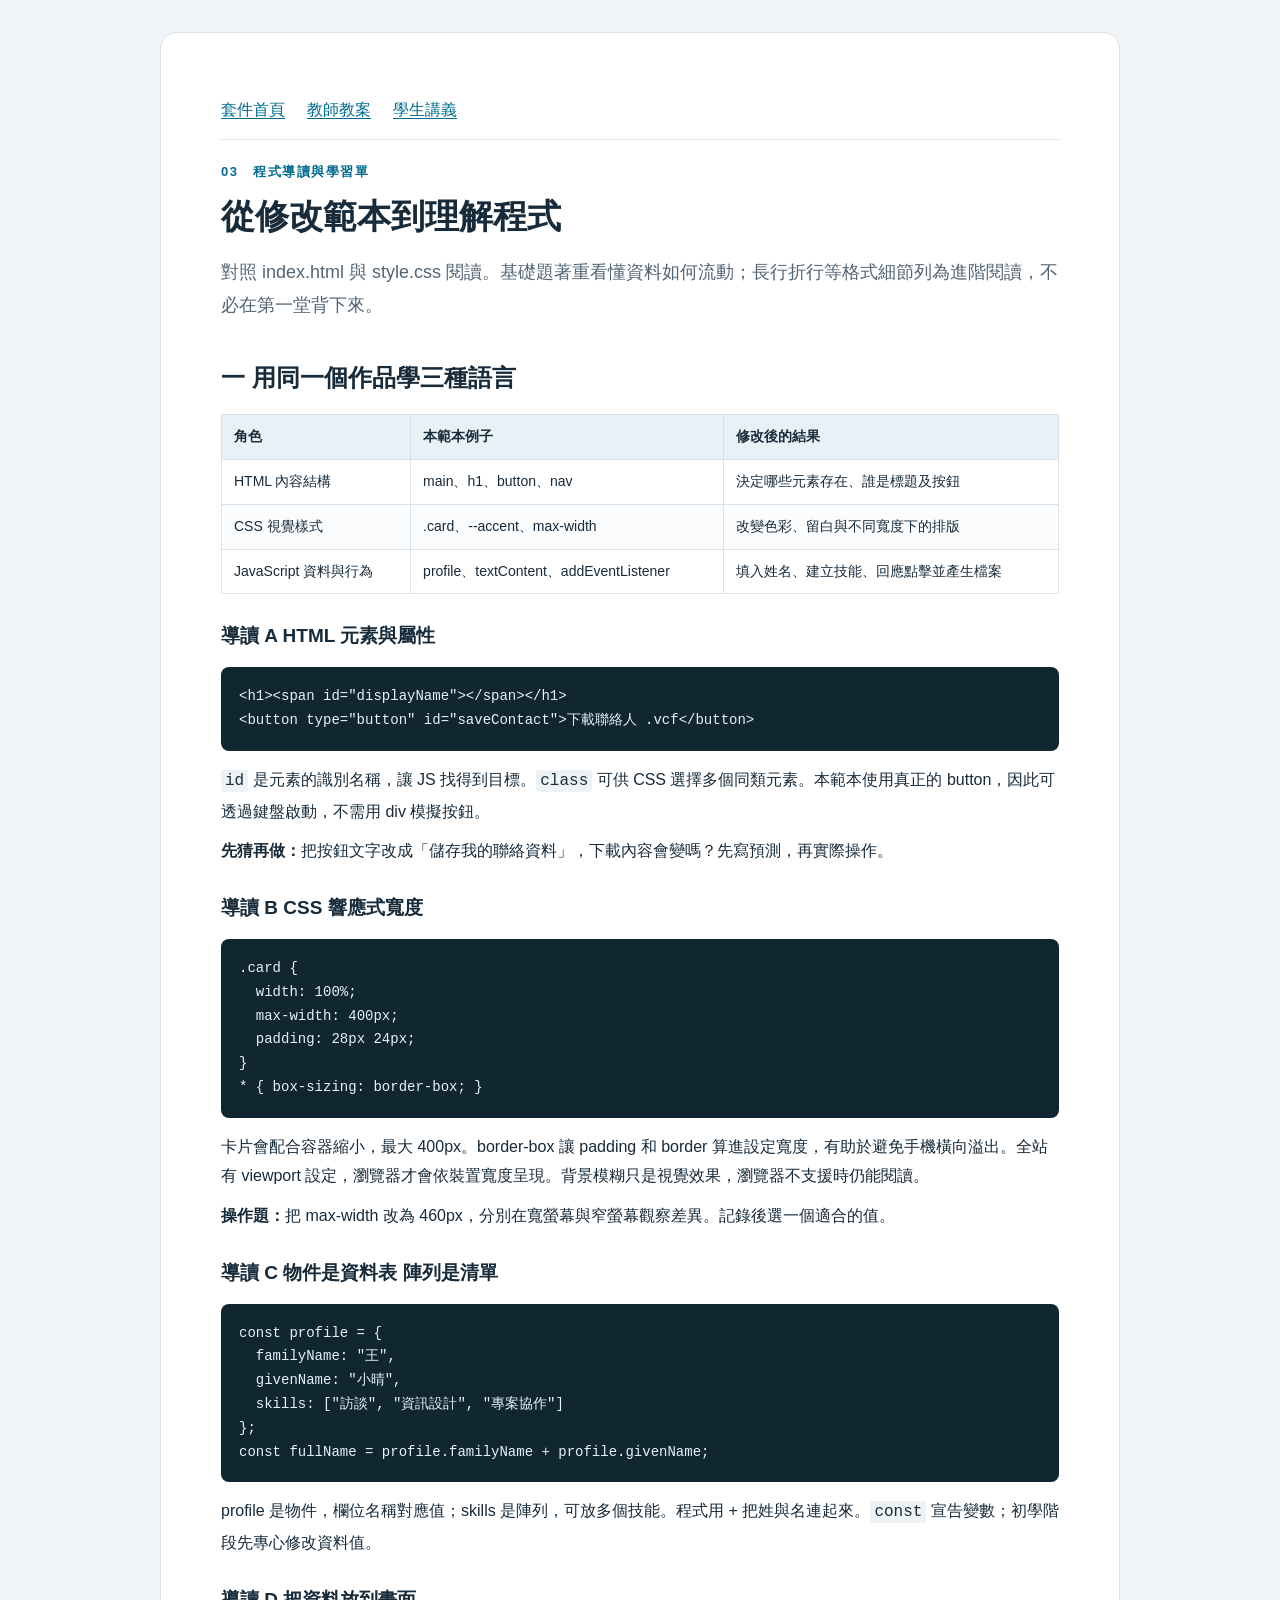
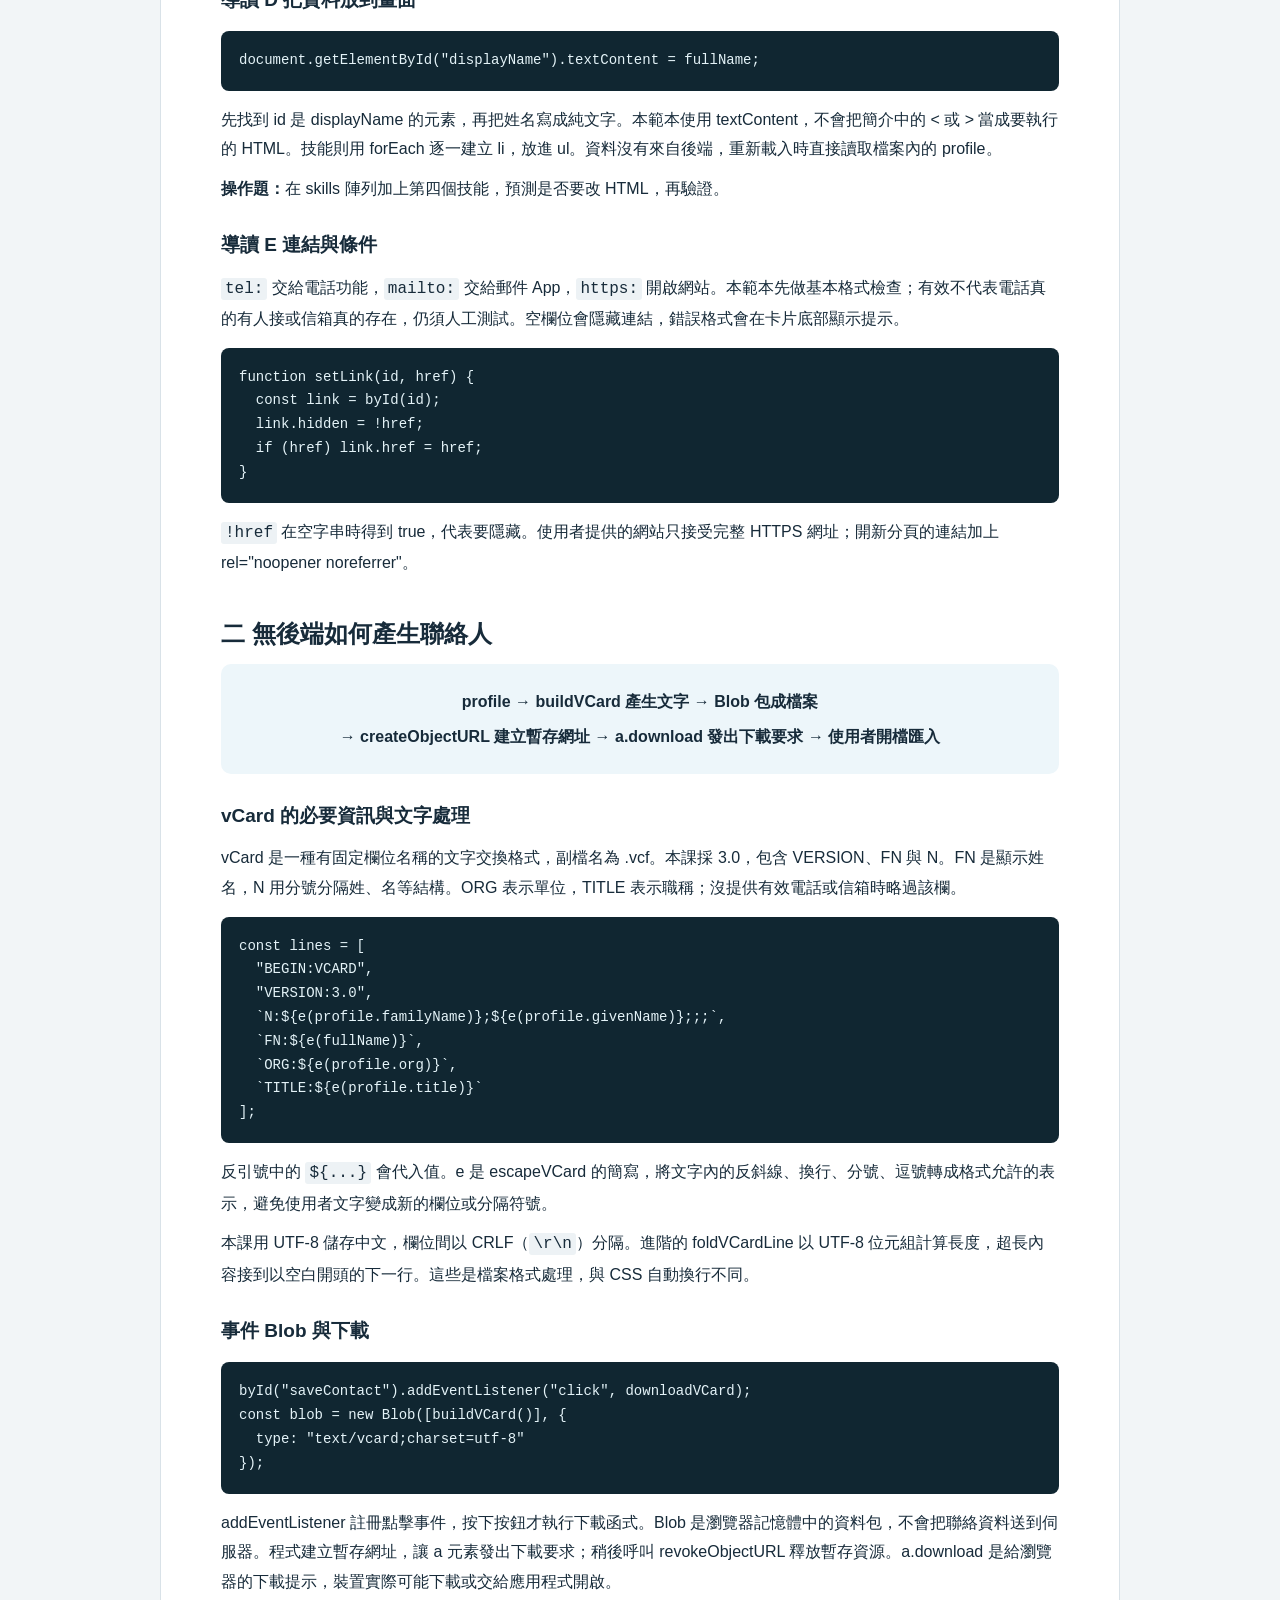
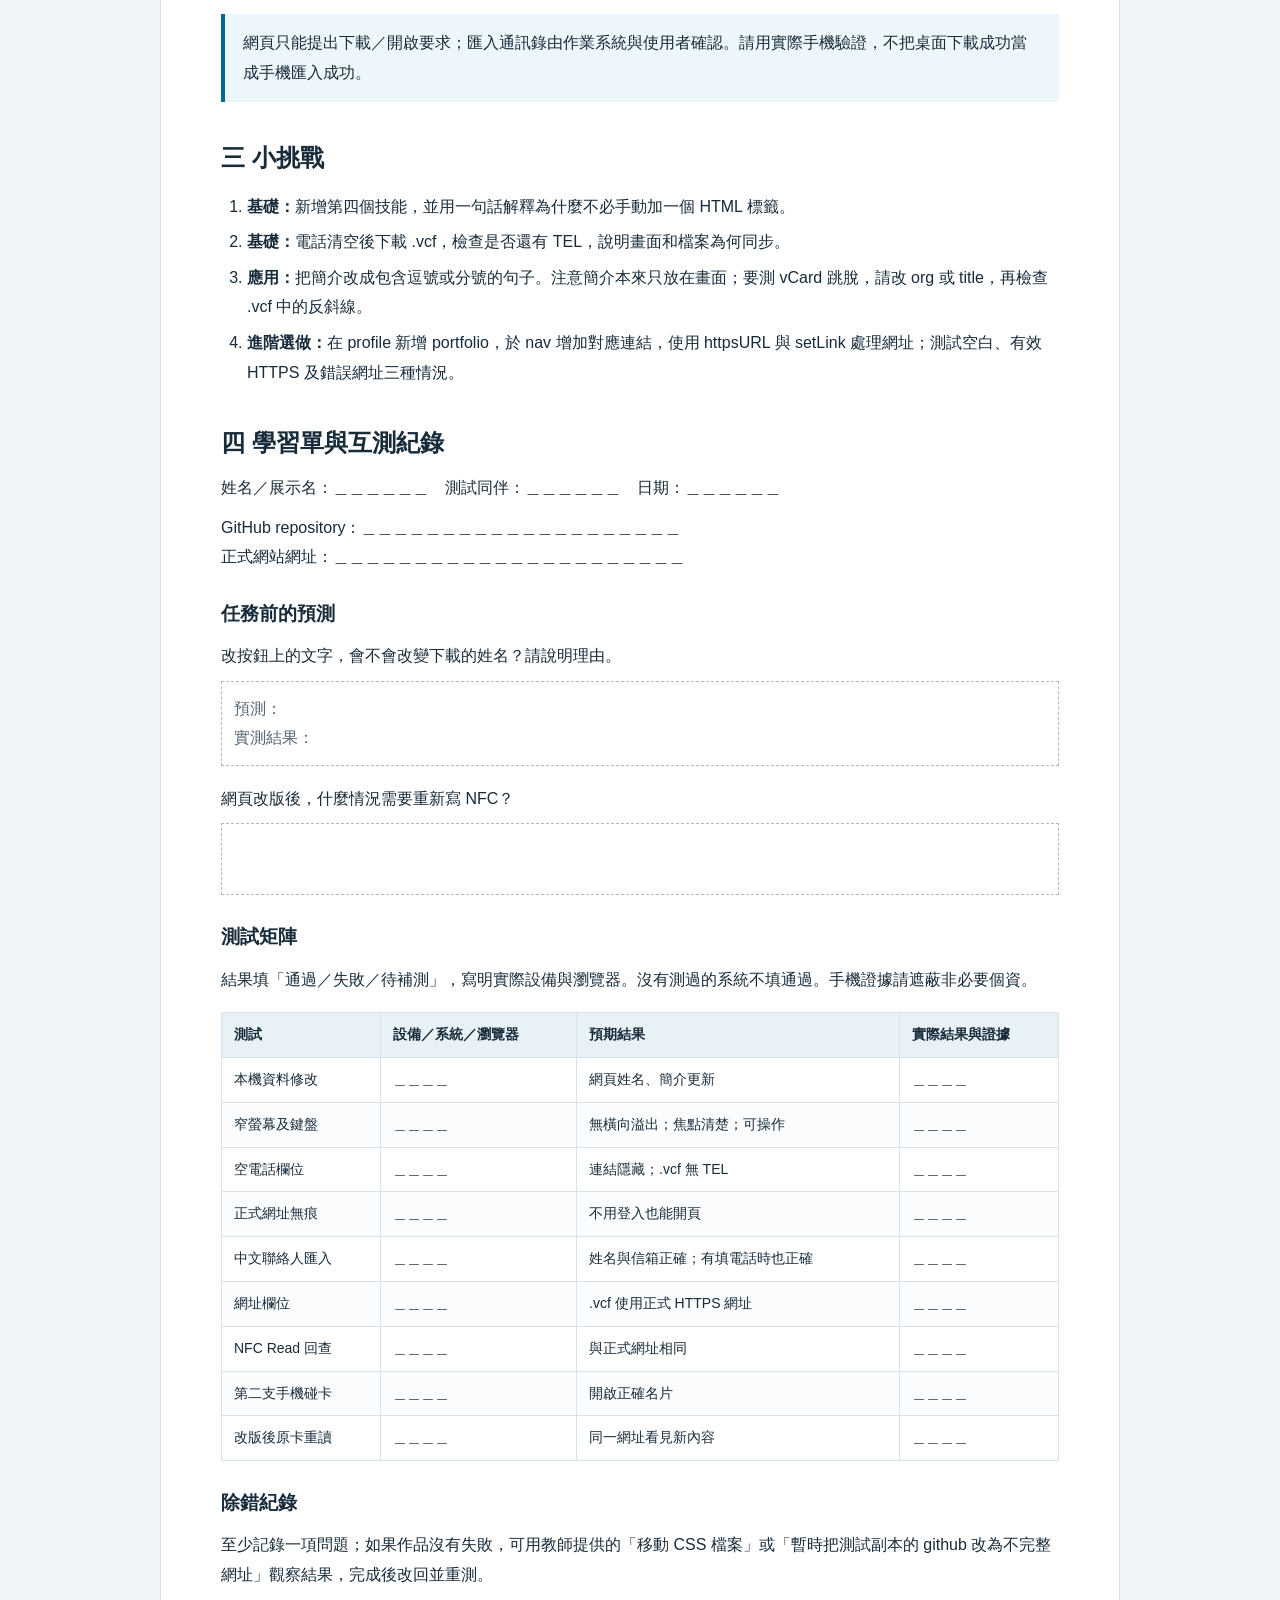
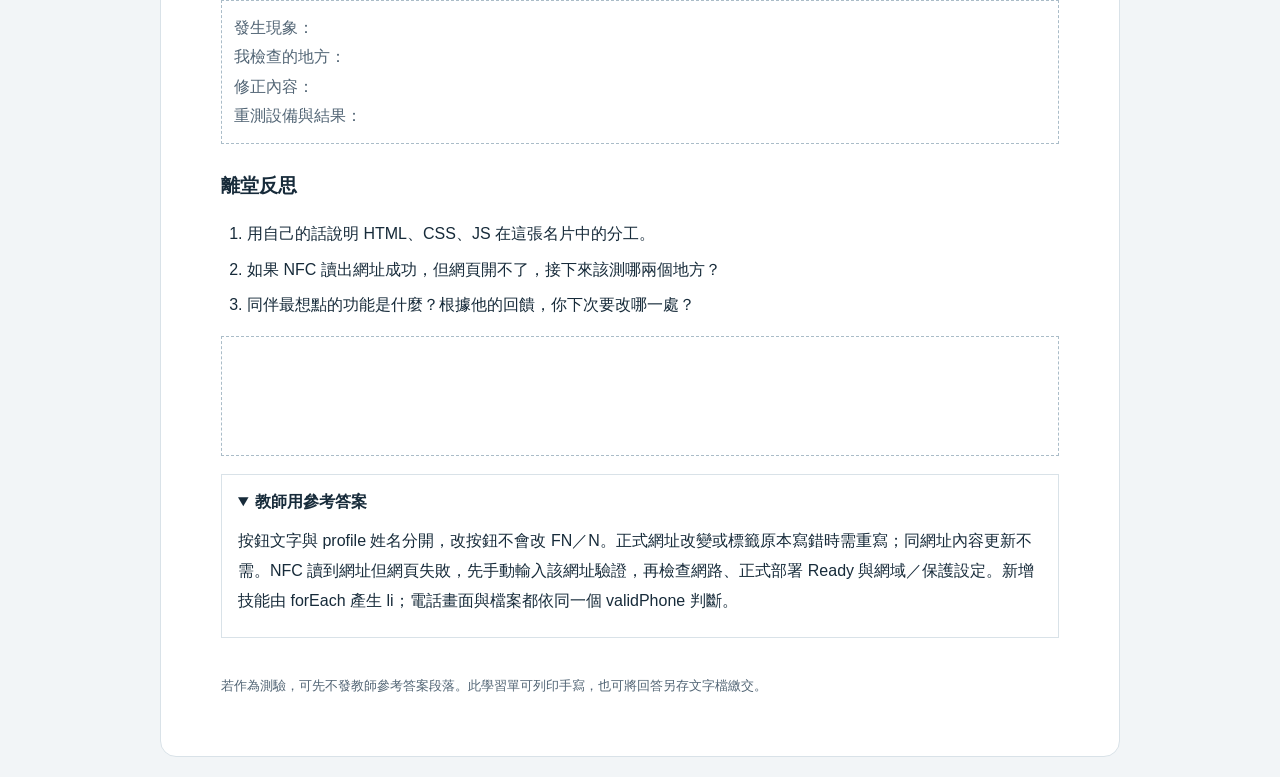
<file: 03程式導讀與學習單.html>
<!doctype html><html lang="zh-TW"><head><meta charset="utf-8"><meta name="viewport" content="width=device-width,initial-scale=1"><title>NFC 名片程式導讀與學習單</title><link rel="stylesheet" href="教材樣式.css"></head><body><main>
<nav><a href="開始閱讀.html">套件首頁</a><a href="01教師教案.html">教師教案</a><a href="02學生實作講義.html">學生講義</a></nav>
<header><p class="eyebrow">03　程式導讀與學習單</p><h1>從修改範本到理解程式</h1><p class="lead">對照 index.html 與 style.css 閱讀。基礎題著重看懂資料如何流動；長行折行等格式細節列為進階閱讀，不必在第一堂背下來。</p></header>
<h2>一 用同一個作品學三種語言</h2><table><thead><tr><th>角色</th><th>本範本例子</th><th>修改後的結果</th></tr></thead><tbody><tr><td>HTML 內容結構</td><td>main、h1、button、nav</td><td>決定哪些元素存在、誰是標題及按鈕</td></tr><tr><td>CSS 視覺樣式</td><td>.card、--accent、max-width</td><td>改變色彩、留白與不同寬度下的排版</td></tr><tr><td>JavaScript 資料與行為</td><td>profile、textContent、addEventListener</td><td>填入姓名、建立技能、回應點擊並產生檔案</td></tr></tbody></table>
<h3>導讀 A HTML 元素與屬性</h3><pre><code>&lt;h1&gt;&lt;span id="displayName"&gt;&lt;/span&gt;&lt;/h1&gt;
&lt;button type="button" id="saveContact"&gt;下載聯絡人 .vcf&lt;/button&gt;</code></pre><p><code>id</code> 是元素的識別名稱，讓 JS 找得到目標。<code>class</code> 可供 CSS 選擇多個同類元素。本範本使用真正的 button，因此可透過鍵盤啟動，不需用 div 模擬按鈕。</p><p><strong>先猜再做：</strong>把按鈕文字改成「儲存我的聯絡資料」，下載內容會變嗎？先寫預測，再實際操作。</p>
<h3>導讀 B CSS 響應式寬度</h3><pre><code>.card {
  width: 100%;
  max-width: 400px;
  padding: 28px 24px;
}
* { box-sizing: border-box; }</code></pre><p>卡片會配合容器縮小，最大 400px。border-box 讓 padding 和 border 算進設定寬度，有助於避免手機橫向溢出。全站有 viewport 設定，瀏覽器才會依裝置寬度呈現。背景模糊只是視覺效果，瀏覽器不支援時仍能閱讀。</p><p><strong>操作題：</strong>把 max-width 改為 460px，分別在寬螢幕與窄螢幕觀察差異。記錄後選一個適合的值。</p>
<h3>導讀 C 物件是資料表 陣列是清單</h3><pre><code>const profile = {
  familyName: "王",
  givenName: "小晴",
  skills: ["訪談", "資訊設計", "專案協作"]
};
const fullName = profile.familyName + profile.givenName;</code></pre><p>profile 是物件，欄位名稱對應值；skills 是陣列，可放多個技能。程式用 + 把姓與名連起來。<code>const</code> 宣告變數；初學階段先專心修改資料值。</p>
<h3>導讀 D 把資料放到畫面</h3><pre><code>document.getElementById("displayName").textContent = fullName;</code></pre><p>先找到 id 是 displayName 的元素，再把姓名寫成純文字。本範本使用 textContent，不會把簡介中的 &lt; 或 &gt; 當成要執行的 HTML。技能則用 forEach 逐一建立 li，放進 ul。資料沒有來自後端，重新載入時直接讀取檔案內的 profile。</p><p><strong>操作題：</strong>在 skills 陣列加上第四個技能，預測是否要改 HTML，再驗證。</p>
<h3>導讀 E 連結與條件</h3><p><code>tel:</code> 交給電話功能，<code>mailto:</code> 交給郵件 App，<code>https:</code> 開啟網站。本範本先做基本格式檢查；有效不代表電話真的有人接或信箱真的存在，仍須人工測試。空欄位會隱藏連結，錯誤格式會在卡片底部顯示提示。</p><pre><code>function setLink(id, href) {
  const link = byId(id);
  link.hidden = !href;
  if (href) link.href = href;
}</code></pre><p><code>!href</code> 在空字串時得到 true，代表要隱藏。使用者提供的網站只接受完整 HTTPS 網址；開新分頁的連結加上 rel="noopener noreferrer"。</p>
<h2>二 無後端如何產生聯絡人</h2><div class="flow">profile → buildVCard 產生文字 → Blob 包成檔案<br>→ createObjectURL 建立暫存網址 → a.download 發出下載要求 → 使用者開檔匯入</div>
<h3>vCard 的必要資訊與文字處理</h3><p>vCard 是一種有固定欄位名稱的文字交換格式，副檔名為 .vcf。本課採 3.0，包含 VERSION、FN 與 N。FN 是顯示姓名，N 用分號分隔姓、名等結構。ORG 表示單位，TITLE 表示職稱；沒提供有效電話或信箱時略過該欄。</p><pre><code>const lines = [
  "BEGIN:VCARD",
  "VERSION:3.0",
  `N:${e(profile.familyName)};${e(profile.givenName)};;;`,
  `FN:${e(fullName)}`,
  `ORG:${e(profile.org)}`,
  `TITLE:${e(profile.title)}`
];</code></pre><p>反引號中的 <code>${...}</code> 會代入值。e 是 escapeVCard 的簡寫，將文字內的反斜線、換行、分號、逗號轉成格式允許的表示，避免使用者文字變成新的欄位或分隔符號。</p><p>本課用 UTF-8 儲存中文，欄位間以 CRLF（<code>\r\n</code>）分隔。進階的 foldVCardLine 以 UTF-8 位元組計算長度，超長內容接到以空白開頭的下一行。這些是檔案格式處理，與 CSS 自動換行不同。</p>
<h3>事件 Blob 與下載</h3><pre><code>byId("saveContact").addEventListener("click", downloadVCard);
const blob = new Blob([buildVCard()], {
  type: "text/vcard;charset=utf-8"
});</code></pre><p>addEventListener 註冊點擊事件，按下按鈕才執行下載函式。Blob 是瀏覽器記憶體中的資料包，不會把聯絡資料送到伺服器。程式建立暫存網址，讓 a 元素發出下載要求；稍後呼叫 revokeObjectURL 釋放暫存資源。a.download 是給瀏覽器的下載提示，裝置實際可能下載或交給應用程式開啟。</p><div class="note">網頁只能提出下載／開啟要求；匯入通訊錄由作業系統與使用者確認。請用實際手機驗證，不把桌面下載成功當成手機匯入成功。</div>
<h2>三 小挑戰</h2><ol><li><strong>基礎：</strong>新增第四個技能，並用一句話解釋為什麼不必手動加一個 HTML 標籤。</li><li><strong>基礎：</strong>電話清空後下載 .vcf，檢查是否還有 TEL，說明畫面和檔案為何同步。</li><li><strong>應用：</strong>把簡介改成包含逗號或分號的句子。注意簡介本來只放在畫面；要測 vCard 跳脫，請改 org 或 title，再檢查 .vcf 中的反斜線。</li><li><strong>進階選做：</strong>在 profile 新增 portfolio，於 nav 增加對應連結，使用 httpsURL 與 setLink 處理網址；測試空白、有效 HTTPS 及錯誤網址三種情況。</li></ol>
<h2 class="page">四 學習單與互測紀錄</h2><p>姓名／展示名：＿＿＿＿＿＿　測試同伴：＿＿＿＿＿＿　日期：＿＿＿＿＿＿</p><p>GitHub repository：＿＿＿＿＿＿＿＿＿＿＿＿＿＿＿＿＿＿＿＿<br>正式網站網址：＿＿＿＿＿＿＿＿＿＿＿＿＿＿＿＿＿＿＿＿＿＿</p><h3>任務前的預測</h3><p>改按鈕上的文字，會不會改變下載的姓名？請說明理由。</p><div class="answer">預測：<br>實測結果：</div><p>網頁改版後，什麼情況需要重新寫 NFC？</p><div class="answer"></div>
<h3>測試矩陣</h3><p>結果填「通過／失敗／待補測」，寫明實際設備與瀏覽器。沒有測過的系統不填通過。手機證據請遮蔽非必要個資。</p><table><thead><tr><th>測試</th><th>設備／系統／瀏覽器</th><th>預期結果</th><th>實際結果與證據</th></tr></thead><tbody><tr><td>本機資料修改</td><td>＿＿＿＿</td><td>網頁姓名、簡介更新</td><td>＿＿＿＿</td></tr><tr><td>窄螢幕及鍵盤</td><td>＿＿＿＿</td><td>無橫向溢出；焦點清楚；可操作</td><td>＿＿＿＿</td></tr><tr><td>空電話欄位</td><td>＿＿＿＿</td><td>連結隱藏；.vcf 無 TEL</td><td>＿＿＿＿</td></tr><tr><td>正式網址無痕</td><td>＿＿＿＿</td><td>不用登入也能開頁</td><td>＿＿＿＿</td></tr><tr><td>中文聯絡人匯入</td><td>＿＿＿＿</td><td>姓名與信箱正確；有填電話時也正確</td><td>＿＿＿＿</td></tr><tr><td>網址欄位</td><td>＿＿＿＿</td><td>.vcf 使用正式 HTTPS 網址</td><td>＿＿＿＿</td></tr><tr><td>NFC Read 回查</td><td>＿＿＿＿</td><td>與正式網址相同</td><td>＿＿＿＿</td></tr><tr><td>第二支手機碰卡</td><td>＿＿＿＿</td><td>開啟正確名片</td><td>＿＿＿＿</td></tr><tr><td>改版後原卡重讀</td><td>＿＿＿＿</td><td>同一網址看見新內容</td><td>＿＿＿＿</td></tr></tbody></table>
<h3>除錯紀錄</h3><p>至少記錄一項問題；如果作品沒有失敗，可用教師提供的「移動 CSS 檔案」或「暫時把測試副本的 github 改為不完整網址」觀察結果，完成後改回並重測。</p><div class="answer">發生現象：<br>我檢查的地方：<br>修正內容：<br>重測設備與結果：</div>
<h3>離堂反思</h3><ol><li>用自己的話說明 HTML、CSS、JS 在這張名片中的分工。</li><li>如果 NFC 讀出網址成功，但網頁開不了，接下來該測哪兩個地方？</li><li>同伴最想點的功能是什麼？根據他的回饋，你下次要改哪一處？</li></ol><div class="answer" style="min-height:120px"></div>
<details open><summary>教師用參考答案</summary><p>按鈕文字與 profile 姓名分開，改按鈕不會改 FN／N。正式網址改變或標籤原本寫錯時需重寫；同網址內容更新不需。NFC 讀到網址但網頁失敗，先手動輸入該網址驗證，再檢查網路、正式部署 Ready 與網域／保護設定。新增技能由 forEach 產生 li；電話畫面與檔案都依同一個 validPhone 判斷。</p></details>
<p class="footer">若作為測驗，可先不發教師參考答案段落。此學習單可列印手寫，也可將回答另存文字檔繳交。</p>
</main></body></html>
</file>
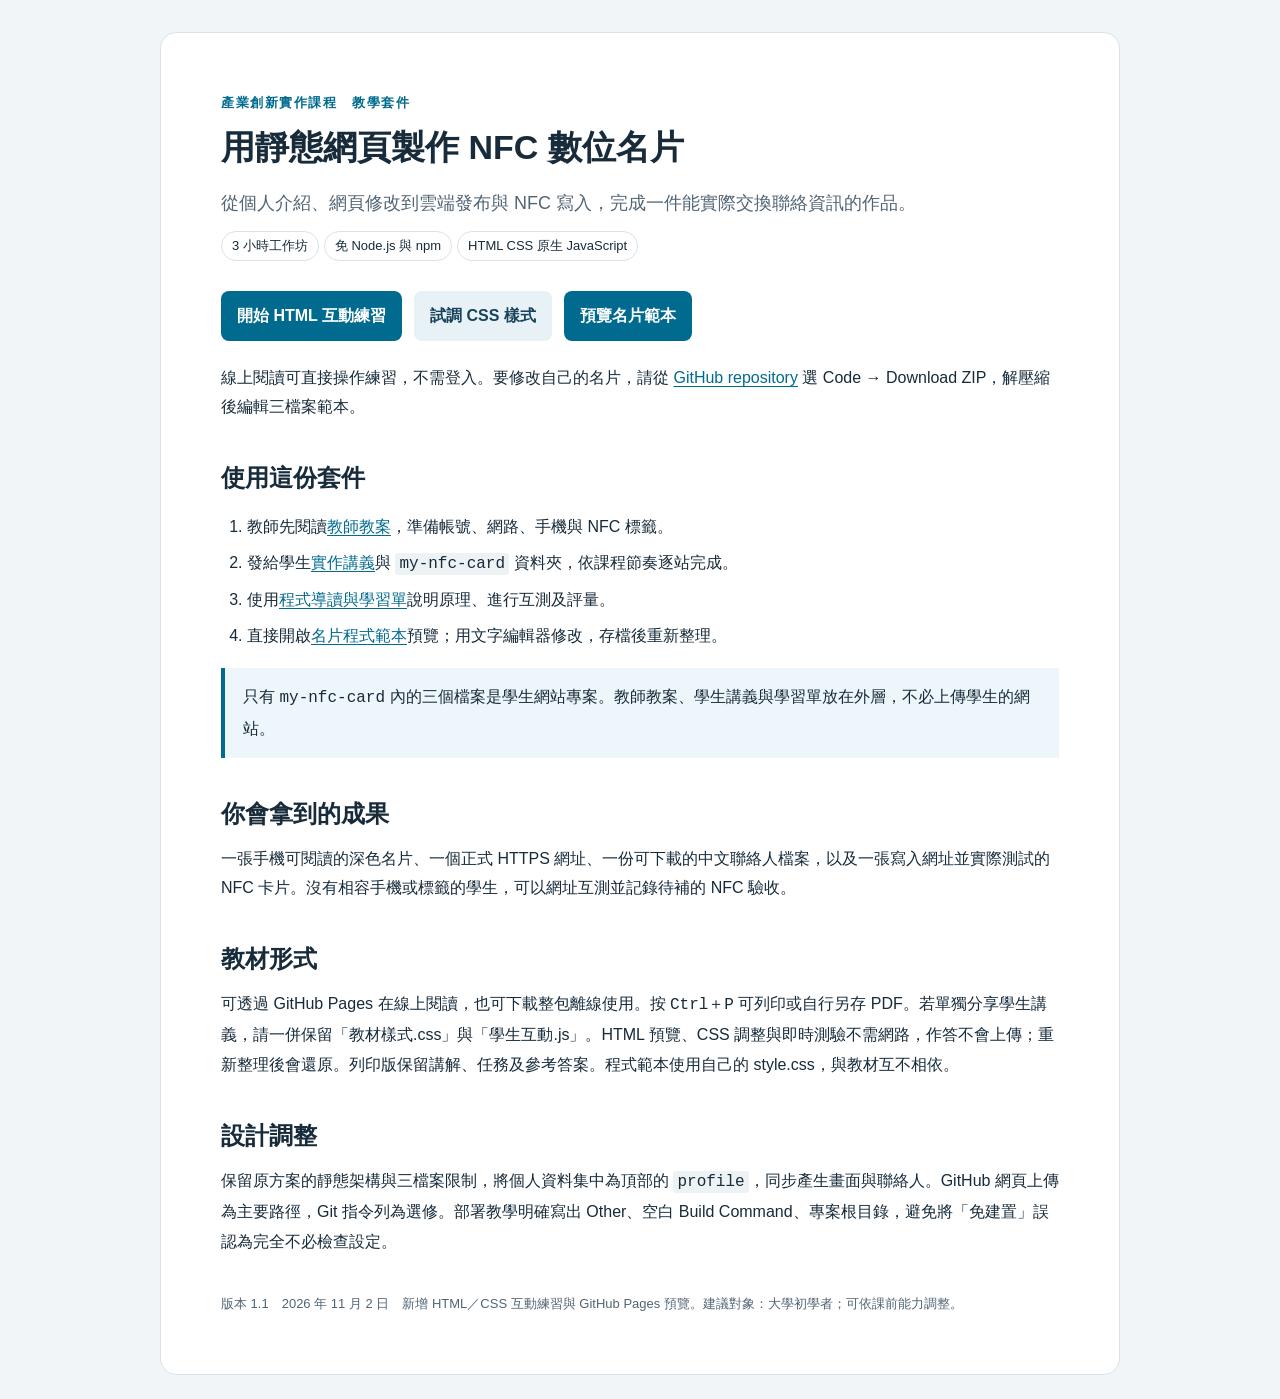
<file: 開始閱讀.html>
<!doctype html><html lang="zh-TW"><head><meta charset="utf-8"><meta name="viewport" content="width=device-width,initial-scale=1"><title>NFC 數位名片教學套件</title><link rel="stylesheet" href="教材樣式.css"></head><body><main>
<header><p class="eyebrow">產業創新實作課程　教學套件</p><h1>用靜態網頁製作 NFC 數位名片</h1><p class="lead">從個人介紹、網頁修改到雲端發布與 NFC 寫入，完成一件能實際交換聯絡資訊的作品。</p><span class="pill">3 小時工作坊</span><span class="pill">免 Node.js 與 npm</span><span class="pill">HTML CSS 原生 JavaScript</span></header>
<div class="online-entry"><a href="02學生實作講義.html#html-lab">開始 HTML 互動練習</a><a href="02學生實作講義.html#css-lab">試調 CSS 樣式</a><a href="my-nfc-card/index.html">預覽名片範本</a></div>
<p>線上閱讀可直接操作練習，不需登入。要修改自己的名片，請從 <a href="https://github.com/robylin829/nfc-card-teaching-kit">GitHub repository</a> 選 Code → Download ZIP，解壓縮後編輯三檔案範本。</p>
<h2>使用這份套件</h2><ol><li>教師先閱讀<a href="01教師教案.html">教師教案</a>，準備帳號、網路、手機與 NFC 標籤。</li><li>發給學生<a href="02學生實作講義.html">實作講義</a>與 <code>my-nfc-card</code> 資料夾，依課程節奏逐站完成。</li><li>使用<a href="03程式導讀與學習單.html">程式導讀與學習單</a>說明原理、進行互測及評量。</li><li>直接開啟<a href="my-nfc-card/index.html">名片程式範本</a>預覽；用文字編輯器修改，存檔後重新整理。</li></ol>
<div class="note">只有 <code>my-nfc-card</code> 內的三個檔案是學生網站專案。教師教案、學生講義與學習單放在外層，不必上傳學生的網站。</div>
<h2>你會拿到的成果</h2><p>一張手機可閱讀的深色名片、一個正式 HTTPS 網址、一份可下載的中文聯絡人檔案，以及一張寫入網址並實際測試的 NFC 卡片。沒有相容手機或標籤的學生，可以網址互測並記錄待補的 NFC 驗收。</p>
<h2>教材形式</h2><p>可透過 GitHub Pages 在線上閱讀，也可下載整包離線使用。按 <kbd>Ctrl</kbd>＋<kbd>P</kbd> 可列印或自行另存 PDF。若單獨分享學生講義，請一併保留「教材樣式.css」與「學生互動.js」。HTML 預覽、CSS 調整與即時測驗不需網路，作答不會上傳；重新整理後會還原。列印版保留講解、任務及參考答案。程式範本使用自己的 style.css，與教材互不相依。</p>
<h2>設計調整</h2><p>保留原方案的靜態架構與三檔案限制，將個人資料集中為頂部的 <code>profile</code>，同步產生畫面與聯絡人。GitHub 網頁上傳為主要路徑，Git 指令列為選修。部署教學明確寫出 Other、空白 Build Command、專案根目錄，避免將「免建置」誤認為完全不必檢查設定。</p>
<p class="footer">版本 1.1　2026 年 11 月 2 日　新增 HTML／CSS 互動練習與 GitHub Pages 預覽。建議對象：大學初學者；可依課前能力調整。</p>
</main></body></html>
</file>
<file: my-nfc-card/style.css>
/* 學生可先修改這三個色彩，體驗 CSS 如何改變同一份 HTML。 */
:root {
  --background: #0b0f19;
  --accent: #38bdf8;
  --accent-end: #6366f1;
  color-scheme: dark;
}
* { box-sizing: border-box; margin: 0; padding: 0; }
[hidden] { display: none !important; }
body {
  font-family: -apple-system, BlinkMacSystemFont, "Segoe UI", "Microsoft JhengHei", sans-serif;
  background: radial-gradient(ellipse at 15% 10%, #142d4a 0, transparent 48%), var(--background);
  color: #e2e8f0;
  display: flex;
  justify-content: center;
  align-items: center;
  min-height: 100vh;
  min-height: 100svh;
  padding: 24px 16px;
  line-height: 1.6;
}
.card {
  width: 100%; max-width: 400px;
  padding: 28px 24px;
  text-align: center;
  background: rgba(17, 24, 39, .9);
  border: 1px solid rgba(255, 255, 255, .12);
  border-radius: 24px;
  box-shadow: 0 20px 50px #0006;
  backdrop-filter: blur(12px);
  overflow-wrap: anywhere;
}
.card-badge {
  display: inline-flex; align-items: center; gap: 7px;
  color: var(--accent); background: #38bdf812; border: 1px solid #38bdf833;
  padding: 4px 12px; border-radius: 20px; font-size: 12px; margin-bottom: 22px;
}
.pulse-dot { width: 6px; height: 6px; background: var(--accent); border-radius: 50%; box-shadow: 0 0 8px var(--accent); }
.avatar {
  width: 80px; height: 80px; display: grid; place-items: center; margin: 0 auto 16px;
  border-radius: 50%; background: linear-gradient(135deg, #0ea5e9, var(--accent-end));
  color: white; font-size: 30px; font-weight: 700; box-shadow: 0 8px 24px #6366f144;
}
h1 { font-size: 24px; color: #f8fafc; }
.nickname { display: inline-block; font-size: 14px; font-weight: 400; color: #aab8cc; }
.title { color: var(--accent); font-size: 14px; margin-top: 5px; }
.org { color: #aab8cc; font-size: 13px; margin: 2px 0 16px; }
.bio { color: #b4c2d6; font-size: 14px; margin-bottom: 22px; }
.btn-vcard {
  display: inline-flex; width: 100%; align-items: center; justify-content: center; gap: 8px;
  min-height: 48px; padding: 12px; border: 1px solid #ffffff44; border-radius: 14px;
  background: linear-gradient(135deg, #075d88, #4338ca); color: white;
  font: inherit; font-size: 15px; font-weight: 600; cursor: pointer;
  transition: transform .12s ease, filter .2s ease;
}
.btn-vcard:hover { filter: brightness(1.15); }
.btn-vcard:active { transform: scale(.98); }
.hint { color: #aab8cc; font-size: 12px; margin-top: 9px; }
.skills { display: flex; flex-wrap: wrap; gap: 7px; justify-content: center; list-style: none; margin: 20px 0; }
.tag { color: #cbd5e1; background: #1e293b; border: 1px solid #ffffff12; border-radius: 6px; padding: 4px 9px; font-size: 12px; }
.links { display: flex; flex-direction: column; gap: 9px; text-align: left; }
.link-item { display: flex; gap: 12px; align-items: center; min-height: 46px; padding: 10px 15px; border: 1px solid #ffffff12; border-radius: 12px; color: #cbd5e1; background: #1e293b99; text-decoration: none; font-size: 14px; }
.link-item:hover { background: #29374c; border-color: #ffffff44; color: white; }
:focus-visible { outline: 3px solid var(--accent); outline-offset: 4px; }
.status { color: #b4c2d6; font-size: 12px; margin-top: 16px; }
.status:empty { display: none; }
@media (max-width: 360px) { .card { padding: 24px 18px; } h1 { font-size: 22px; } }
@media (prefers-reduced-motion: reduce) { * { transition: none !important; } }
</file>
<file: 教材樣式.css>
:root{--ink:#172b3a;--muted:#526575;--blue:#006b8f;--line:#d9e2e8;--paper:#fff;--bg:#f2f5f7}
*{box-sizing:border-box}body{margin:0;background:var(--bg);color:var(--ink);font-family:"Segoe UI","Microsoft JhengHei",sans-serif;line-height:1.85;font-size:16px}main{max-width:960px;margin:32px auto;background:var(--paper);padding:48px 60px;border:1px solid var(--line);border-radius:16px}header{margin-bottom:30px}.eyebrow{font-size:13px;letter-spacing:.12em;color:var(--blue);font-weight:700}h1{font-size:34px;line-height:1.35;margin:8px 0 16px}h2{font-size:24px;margin:38px 0 12px;line-height:1.5}h3{font-size:19px;margin:24px 0 8px}p{margin:10px 0}a{color:var(--blue);text-underline-offset:3px}nav{display:flex;flex-wrap:wrap;gap:10px 22px;padding:14px 0;margin-bottom:20px;border-bottom:1px solid var(--line)}.lead{font-size:18px;color:var(--muted)}.note{padding:14px 18px;background:#edf6fa;border-left:4px solid var(--blue);margin:18px 0}.meta{color:var(--muted);font-size:14px}.pill{display:inline-block;border:1px solid var(--line);padding:2px 10px;border-radius:20px;font-size:13px;margin-right:5px}table{width:100%;border-collapse:collapse;margin:18px 0;font-size:14px;line-height:1.7}th,td{padding:10px 12px;border:1px solid var(--line);text-align:left;vertical-align:top}th{background:#e8f1f5}tr:nth-child(even) td{background:#fafcfd}pre{background:#102631;color:#e4f3f8;padding:18px;border-radius:8px;overflow:auto;font-size:14px;line-height:1.7;white-space:pre-wrap;overflow-wrap:anywhere}code{font-family:Consolas,"Microsoft JhengHei",monospace}p code,li code,td code{background:#edf2f5;padding:2px 4px;border-radius:3px}li{margin:6px 0}ol,ul{padding-left:26px}.answer{min-height:72px;border:1px dashed #aabcc8;margin:10px 0 18px;padding:12px;color:var(--muted)}details{border:1px solid var(--line);padding:12px 16px;margin:14px 0}summary{cursor:pointer;font-weight:600}.flow{padding:20px;background:#edf6fa;border-radius:10px;text-align:center;font-weight:600;line-height:2.2}.footer{margin-top:36px;font-size:13px;color:var(--muted)}button{font:inherit;padding:8px 16px;background:var(--blue);color:#fff;border:0;border-radius:6px;cursor:pointer}.page{break-before:page}
@media(max-width:700px){main{margin:0;padding:28px 20px;border:0;border-radius:0}h1{font-size:28px}table{font-size:13px}th,td{padding:7px}nav{font-size:14px}}
.lesson-lab{margin:28px 0;padding:24px;border:1px solid #bfd3df;border-radius:12px;background:#fbfdfe;scroll-margin-top:20px}.lesson-lab h2{margin-top:6px}.lesson-lab h3{margin-top:8px}.lab-label{display:block;font-weight:600;margin:14px 0 8px}.code-editor{display:block;resize:vertical;width:100%;min-height:160px;padding:14px;border:1px solid #8da8b8;border-radius:8px;background:#102631;color:#e4f3f8;font:14px/1.8 Consolas,"Microsoft JhengHei",monospace}.lab-actions{display:flex;flex-wrap:wrap;gap:10px;margin:14px 0}.secondary-button{background:#e7eff4;color:#17435b;border:1px solid #a5bdcb}.lesson-lab iframe{width:100%;height:260px;border:1px solid #b8cbd7;border-radius:8px;background:#fff}.lab-feedback{font-size:14px;color:#24536c;min-height:1.5em}.lab-controls{display:grid;grid-template-columns:repeat(2,minmax(0,1fr));gap:14px;margin:18px 0}.lab-controls label{display:flex;flex-wrap:wrap;gap:8px;align-items:center}.lab-controls input[type=range]{width:100%;min-height:28px;accent-color:#006b8f}.lab-controls input[type=color]{width:56px;height:36px;border:1px solid #9db5c4}.lab-controls output{margin-left:auto;font-variant-numeric:tabular-nums}.practice-stage{padding:20px;background:#e6edf2;border:1px dashed #9db5c4;border-radius:8px}.practice-card{width:100%;background:white;border:2px solid #91a8b8;line-height:1.6;overflow-wrap:anywhere;box-sizing:border-box}.lesson-lab fieldset{border:1px solid #c3d5df;padding:14px;margin:14px 0;min-width:0}.lesson-lab legend{font-weight:600;padding:0 6px}.lesson-lab fieldset label{display:block;margin:6px 0}.lesson-lab input[type=radio]{accent-color:#006b8f}.lesson-lab :focus-visible{outline:3px solid #00769c;outline-offset:3px}.lab-interactive[hidden]{display:none!important}.lesson-lab button{min-height:44px}.lesson-lab pre{min-width:0}.online-entry{display:flex;flex-wrap:wrap;gap:12px;margin:22px 0}.online-entry a{display:inline-block;padding:10px 16px;border-radius:8px;background:#006b8f;color:white;text-decoration:none;font-weight:600}.online-entry a:nth-child(2){background:#e8f1f5;color:#17435b}
@media(max-width:700px){.lesson-lab{padding:16px 12px;margin-left:-4px;margin-right:-4px}.lab-controls{grid-template-columns:1fr}.code-editor{font-size:13px}.practice-stage{padding:12px}}
@page{size:A4;margin:17mm 16mm}
@media print{body{background:white;font-size:10.5pt;line-height:1.7}main{margin:0;padding:0;max-width:none;border:0;border-radius:0}nav,.no-print{display:none}h1{font-size:24pt}h2{font-size:17pt;margin-top:22pt;break-after:avoid}h3{font-size:12pt;break-after:avoid}table{font-size:9pt}tr,pre,.note,.flow,details{break-inside:avoid}thead{display:table-header-group}p,li{orphans:3;widows:3}a{color:inherit}pre{background:#f1f4f5;color:#172b3a;border:1px solid #d9e2e8;font-size:9pt}.footer{font-size:9pt}.answer{min-height:60px}}
@media print{.lab-interactive,.lesson-lab .lab-feedback{display:none!important}.lesson-lab{padding:12px;background:white;border-radius:0;break-inside:auto}.lesson-lab fieldset{break-inside:avoid}.online-entry{display:none}}
</file>
